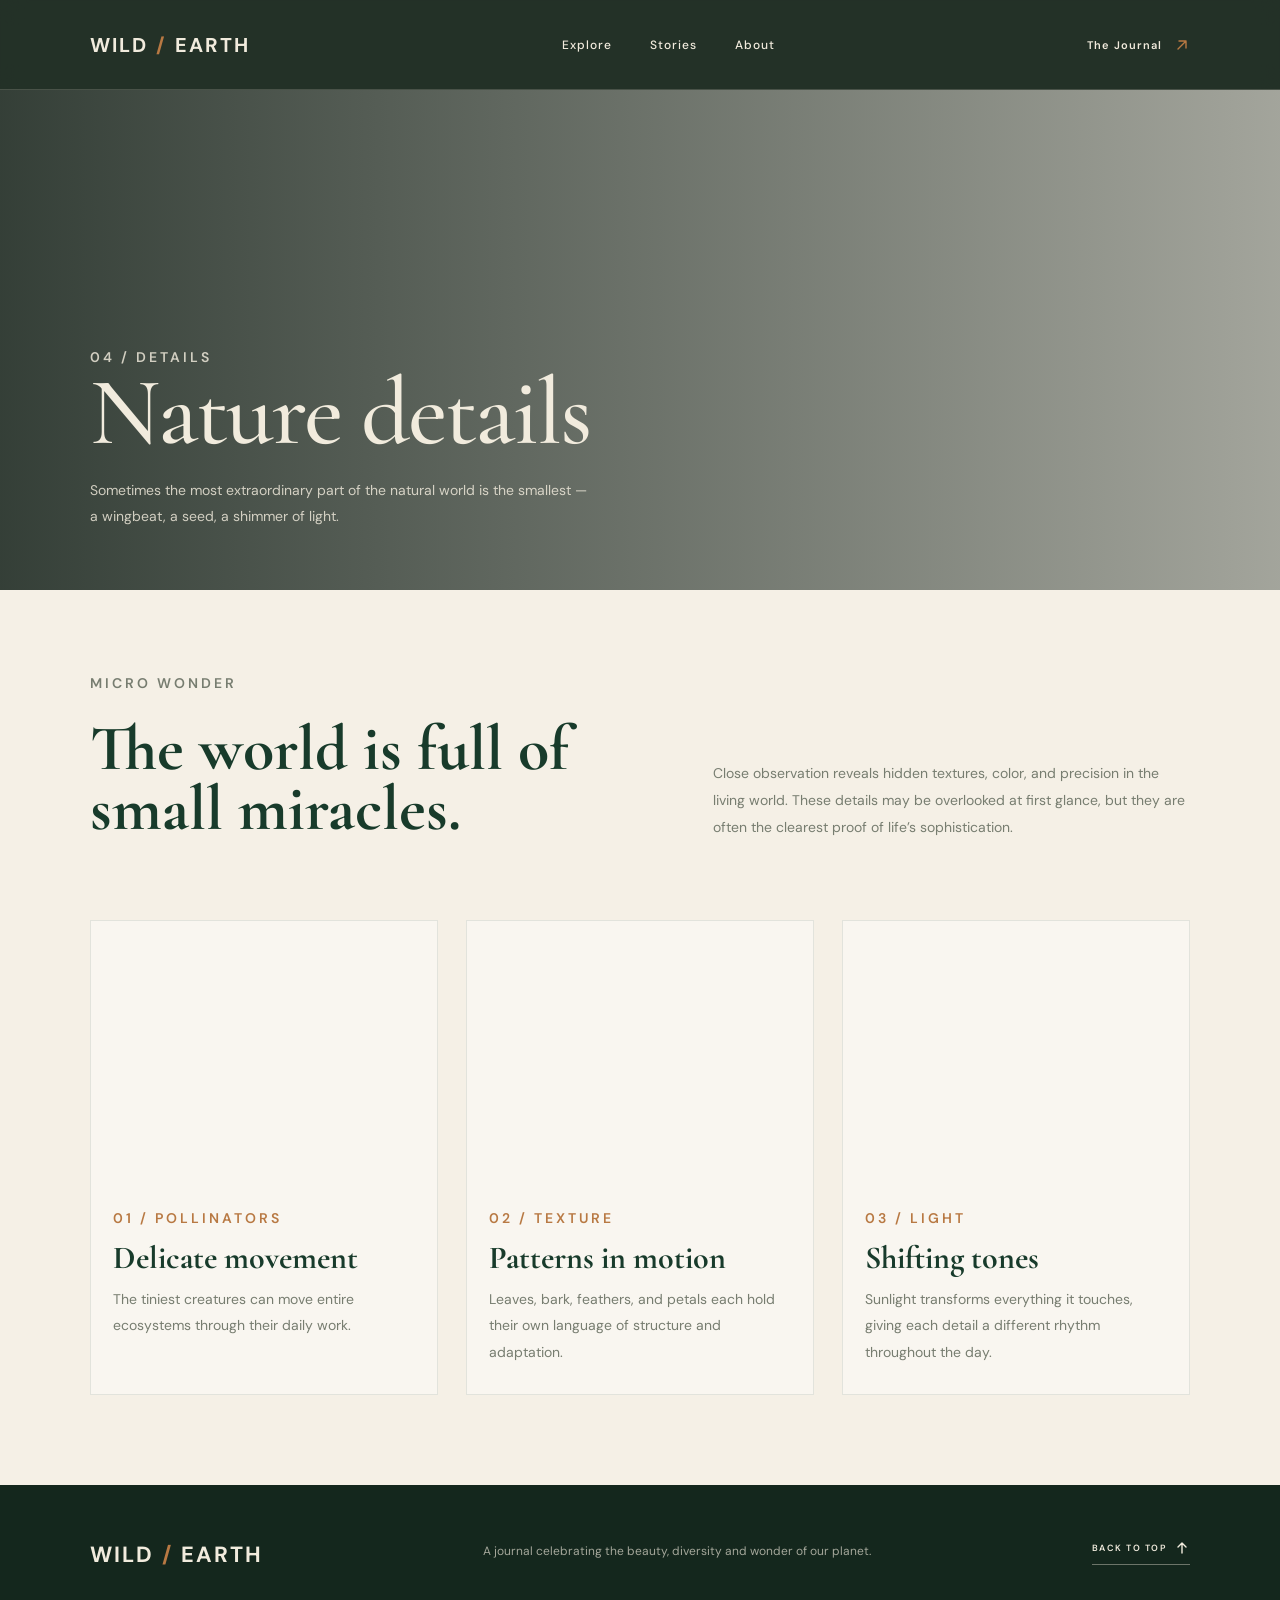
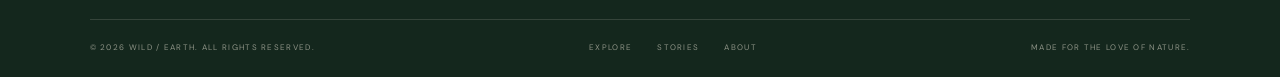
<file: details.html>
<!DOCTYPE html>
<html lang="en">
<head>
    <meta charset="UTF-8">
    <meta name="viewport" content="width=device-width, initial-scale=1.0">
    <link rel="icon" type="image/svg+xml" href="images/favicon/favicon.svg">
    <link rel="icon" type="image/x-icon" href="images/favicon/favicon.ico">
    <link rel="apple-touch-icon" href="images/favicon/apple-touch-icon.png">
    <title>Nature Details | WILD / EARTH</title>
    <link rel="preconnect" href="https://fonts.googleapis.com">
    <link rel="preconnect" href="https://fonts.gstatic.com" crossorigin>
    <link href="https://fonts.googleapis.com/css2?family=Cormorant+Garamond:wght@400;500;600;700&family=DM+Sans:wght@400;500;600;700&display=swap" rel="stylesheet">
    <link rel="stylesheet" href="style.css">
</head>
<body class="story-page" id="top">
    <header class="site-header page-header">
        <a href="index.html" class="brand" aria-label="Wild Earth homepage">WILD <span>/</span> EARTH</a>
        <nav class="main-nav" aria-label="Main navigation">
            <a href="index.html#discover" class="nav-link">Explore</a>
            <a href="stories.html" class="nav-link">Stories</a>
            <a href="index.html#about" class="nav-link">About</a>
        </nav>
        <a href="stories.html" class="header-link">The Journal <svg class="arrow-icon" viewBox="0 0 16 16" aria-hidden="true" focusable="false"><path d="M4 12 12 4M5 4h7v7" /></svg></a>
    </header>

    <main class="page-main">
        <section class="page-hero hero-details">
            <div class="page-hero-copy">
                <p class="eyebrow">04 / DETAILS</p>
                <h1>Nature details</h1>
                <p>Sometimes the most extraordinary part of the natural world is the smallest — a wingbeat, a seed, a shimmer of light.</p>
            </div>
        </section>

        <section class="page-intro">
            <div>
                <p class="eyebrow section-eyebrow">MICRO WONDER</p>
                <h2>The world is full of small miracles.</h2>
            </div>
            <p>Close observation reveals hidden textures, color, and precision in the living world. These details may be overlooked at first glance, but they are often the clearest proof of life’s sophistication.</p>
        </section>

        <section class="story-grid">
            <article class="story-card">
                <div class="story-card-image" style="background-image: url('https://images.unsplash.com/photo-1470509037663-253afd7f0f51?auto=format&fit=crop&w=900&q=80');"></div>
                <div class="story-card-copy">
                    <p class="eyebrow">01 / POLLINATORS</p>
                    <h3>Delicate movement</h3>
                    <p>The tiniest creatures can move entire ecosystems through their daily work.</p>
                </div>
            </article>

            <article class="story-card">
                <div class="story-card-image" style="background-image: url('https://images.unsplash.com/photo-1465146344425-f00d5f5c8f07?auto=format&fit=crop&w=900&q=80');"></div>
                <div class="story-card-copy">
                    <p class="eyebrow">02 / TEXTURE</p>
                    <h3>Patterns in motion</h3>
                    <p>Leaves, bark, feathers, and petals each hold their own language of structure and adaptation.</p>
                </div>
            </article>

            <article class="story-card">
                <div class="story-card-image" style="background-image: url('https://images.unsplash.com/photo-1501004318641-b39e6451bec6?auto=format&fit=crop&w=900&q=80');"></div>
                <div class="story-card-copy">
                    <p class="eyebrow">03 / LIGHT</p>
                    <h3>Shifting tones</h3>
                    <p>Sunlight transforms everything it touches, giving each detail a different rhythm throughout the day.</p>
                </div>
            </article>
        </section>
    </main>

    <footer class="site-footer">
        <div class="footer-top">
            <a href="index.html" class="brand footer-brand">WILD <span>/</span> EARTH</a>
            <p>A journal celebrating the beauty, diversity and wonder of our planet.</p>
            <a href="#top" class="back-to-top">BACK TO TOP <svg class="arrow-icon arrow-up-icon" viewBox="0 0 16 16" aria-hidden="true" focusable="false"><path d="M8 13V3m0 0L4 7m4-4 4 4" /></svg></a>
        </div>
        <div class="footer-bottom">
            <p>© 2026 WILD / EARTH. ALL RIGHTS RESERVED.</p>
            <div class="footer-links">
                <a href="index.html#discover">EXPLORE</a>
                <a href="stories.html">STORIES</a>
                <a href="index.html#about">ABOUT</a>
            </div>
            <p>MADE FOR THE LOVE OF NATURE.</p>
        </div>
    </footer>
</body>
</html>
</file>
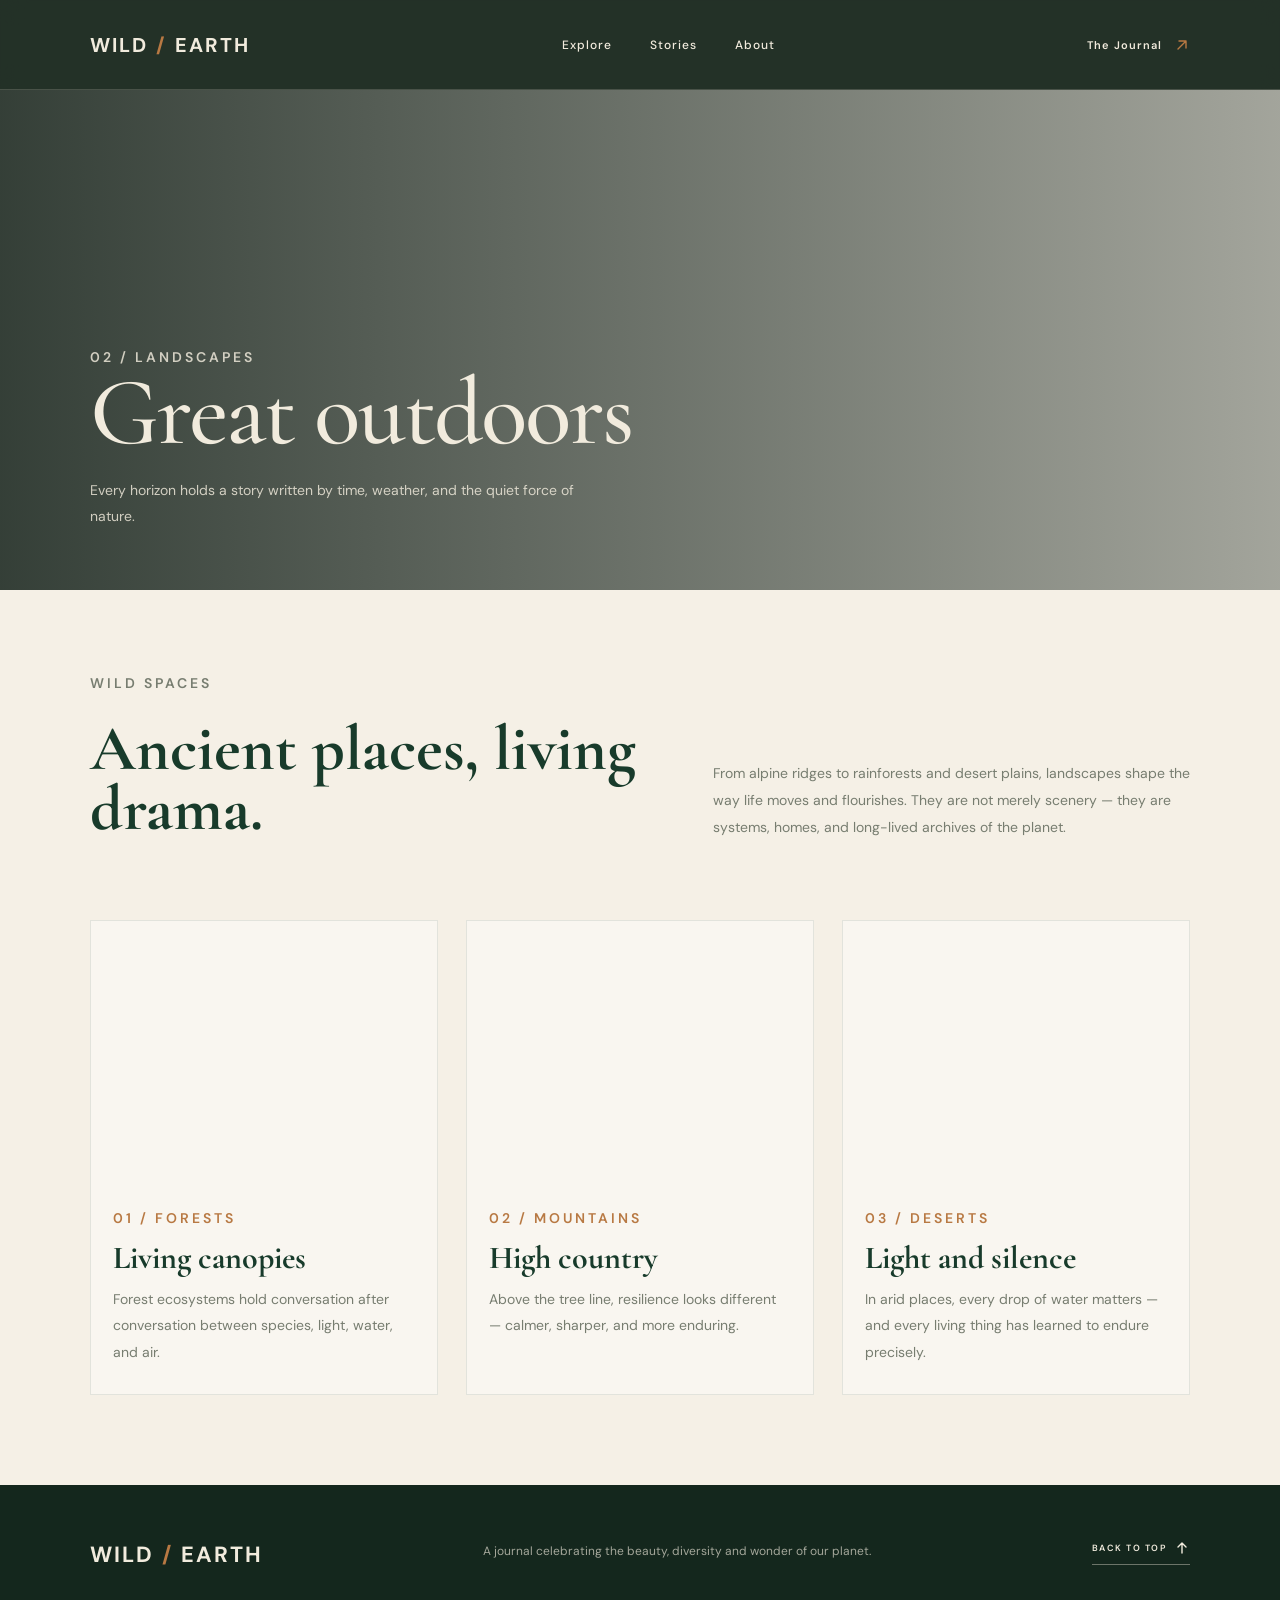
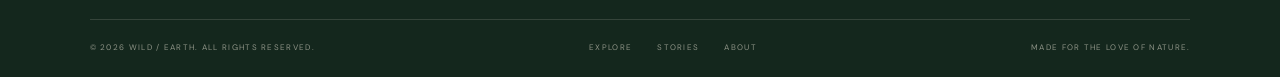
<file: landscapes.html>
<!DOCTYPE html>
<html lang="en">
<head>
    <meta charset="UTF-8">
    <meta name="viewport" content="width=device-width, initial-scale=1.0">
    <link rel="icon" type="image/svg+xml" href="images/favicon/favicon.svg">
    <link rel="icon" type="image/x-icon" href="images/favicon/favicon.ico">
    <link rel="apple-touch-icon" href="images/favicon/apple-touch-icon.png">
    <title>Landscapes | WILD / EARTH</title>
    <link rel="preconnect" href="https://fonts.googleapis.com">
    <link rel="preconnect" href="https://fonts.gstatic.com" crossorigin>
    <link href="https://fonts.googleapis.com/css2?family=Cormorant+Garamond:wght@400;500;600;700&family=DM+Sans:wght@400;500;600;700&display=swap" rel="stylesheet">
    <link rel="stylesheet" href="style.css">
</head>
<body class="story-page" id="top">
    <header class="site-header page-header">
        <a href="index.html" class="brand" aria-label="Wild Earth homepage">WILD <span>/</span> EARTH</a>
        <nav class="main-nav" aria-label="Main navigation">
            <a href="index.html#discover" class="nav-link">Explore</a>
            <a href="stories.html" class="nav-link">Stories</a>
            <a href="index.html#about" class="nav-link">About</a>
        </nav>
        <a href="stories.html" class="header-link">The Journal <svg class="arrow-icon" viewBox="0 0 16 16" aria-hidden="true" focusable="false"><path d="M4 12 12 4M5 4h7v7" /></svg></a>
    </header>

    <main class="page-main">
        <section class="page-hero hero-landscapes">
            <div class="page-hero-copy">
                <p class="eyebrow">02 / LANDSCAPES</p>
                <h1>Great outdoors</h1>
                <p>Every horizon holds a story written by time, weather, and the quiet force of nature.</p>
            </div>
        </section>

        <section class="page-intro">
            <div>
                <p class="eyebrow section-eyebrow">WILD SPACES</p>
                <h2>Ancient places, living drama.</h2>
            </div>
            <p>From alpine ridges to rainforests and desert plains, landscapes shape the way life moves and flourishes. They are not merely scenery — they are systems, homes, and long-lived archives of the planet.</p>
        </section>

        <section class="story-grid">
            <article class="story-card">
                <div class="story-card-image" style="background-image: url('https://images.unsplash.com/photo-1501785888041-af3ef285b470?auto=format&fit=crop&w=900&q=80');"></div>
                <div class="story-card-copy">
                    <p class="eyebrow">01 / FORESTS</p>
                    <h3>Living canopies</h3>
                    <p>Forest ecosystems hold conversation after conversation between species, light, water, and air.</p>
                </div>
            </article>

            <article class="story-card">
                <div class="story-card-image" style="background-image: url('https://images.unsplash.com/photo-1500530855697-b586d89ba3ee?auto=format&fit=crop&w=900&q=80');"></div>
                <div class="story-card-copy">
                    <p class="eyebrow">02 / MOUNTAINS</p>
                    <h3>High country</h3>
                    <p>Above the tree line, resilience looks different — calmer, sharper, and more enduring.</p>
                </div>
            </article>

            <article class="story-card">
                <div class="story-card-image" style="background-image: url('https://images.unsplash.com/photo-1506744038136-46273834b3fb?auto=format&fit=crop&w=900&q=80');"></div>
                <div class="story-card-copy">
                    <p class="eyebrow">03 / DESERTS</p>
                    <h3>Light and silence</h3>
                    <p>In arid places, every drop of water matters — and every living thing has learned to endure precisely.</p>
                </div>
            </article>
        </section>
    </main>

    <footer class="site-footer">
        <div class="footer-top">
            <a href="index.html" class="brand footer-brand">WILD <span>/</span> EARTH</a>
            <p>A journal celebrating the beauty, diversity and wonder of our planet.</p>
            <a href="#top" class="back-to-top">BACK TO TOP <svg class="arrow-icon arrow-up-icon" viewBox="0 0 16 16" aria-hidden="true" focusable="false"><path d="M8 13V3m0 0L4 7m4-4 4 4" /></svg></a>
        </div>
        <div class="footer-bottom">
            <p>© 2026 WILD / EARTH. ALL RIGHTS RESERVED.</p>
            <div class="footer-links">
                <a href="index.html#discover">EXPLORE</a>
                <a href="stories.html">STORIES</a>
                <a href="index.html#about">ABOUT</a>
            </div>
            <p>MADE FOR THE LOVE OF NATURE.</p>
        </div>
    </footer>
</body>
</html>
</file>
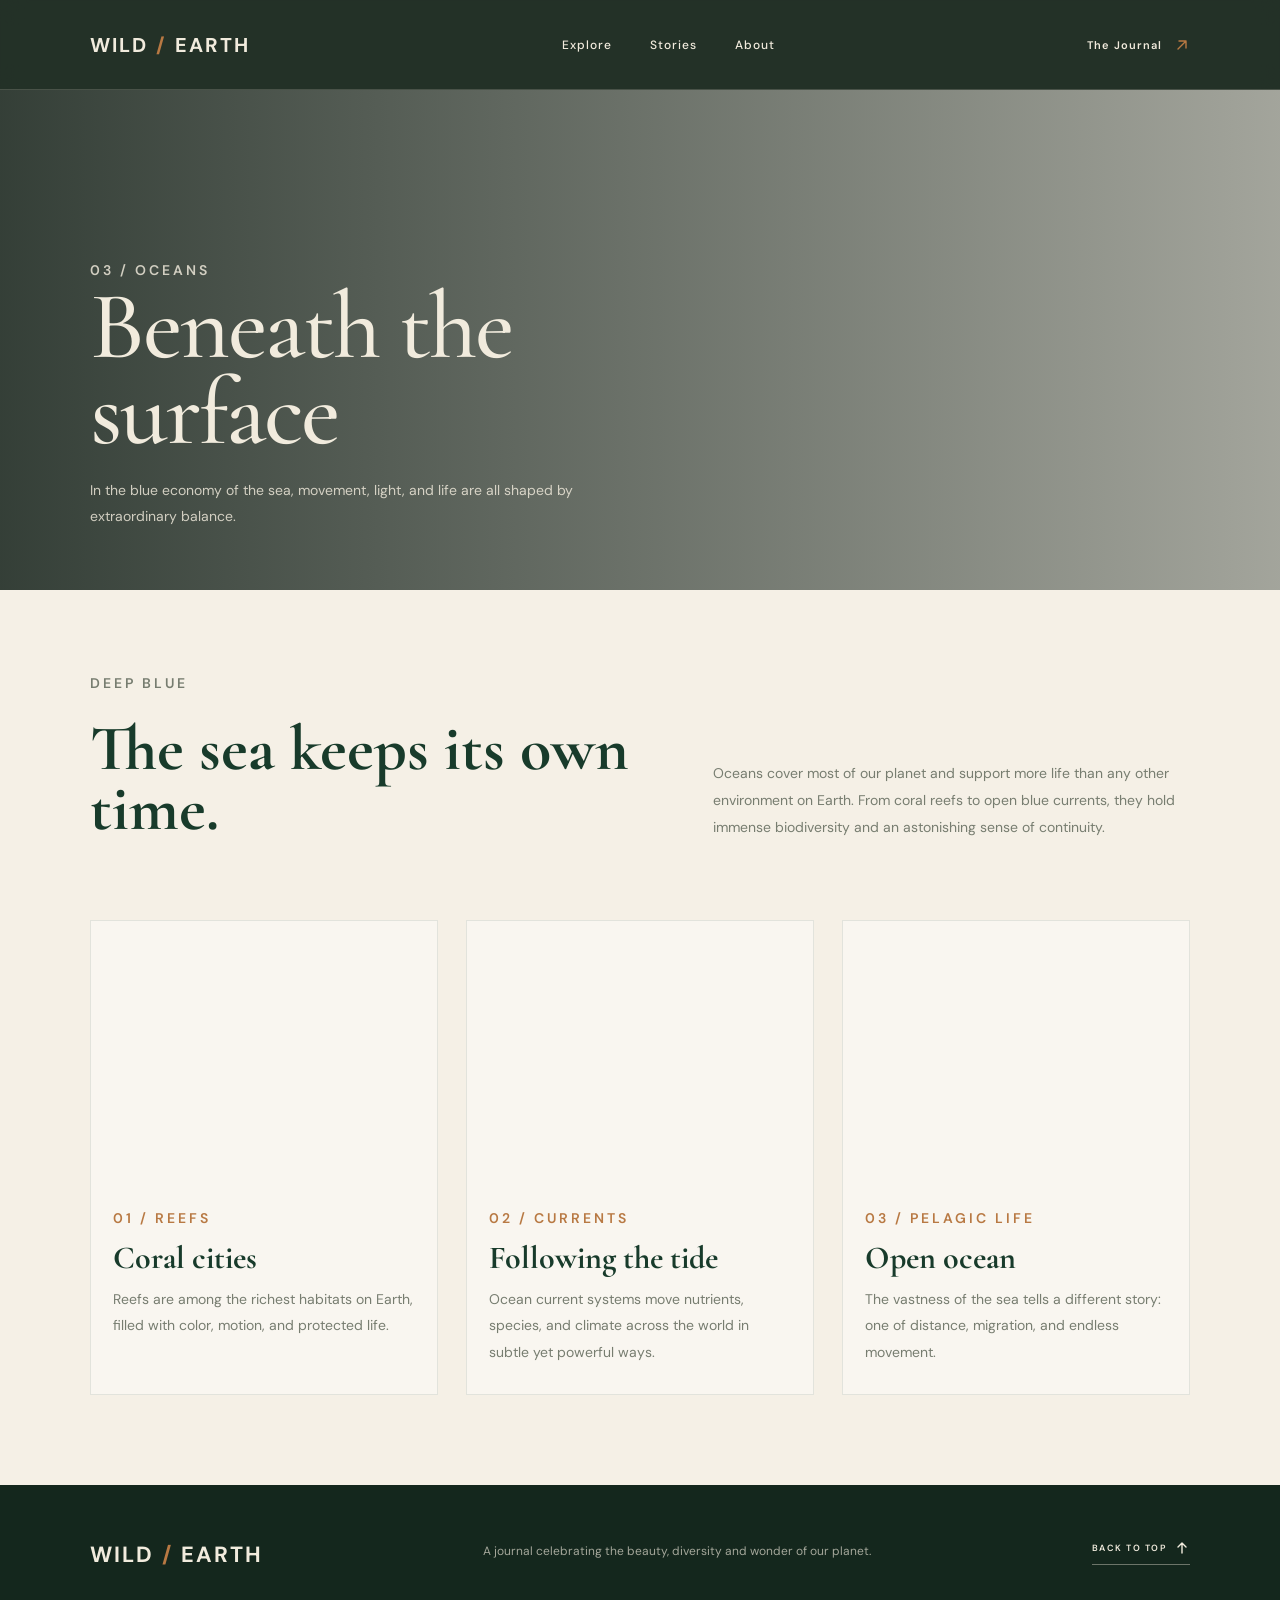
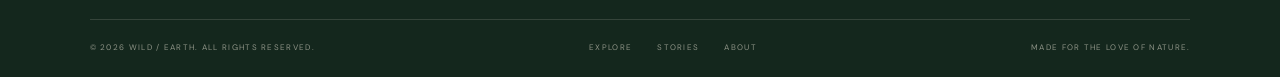
<file: oceans.html>
<!DOCTYPE html>
<html lang="en">
<head>
    <meta charset="UTF-8">
    <meta name="viewport" content="width=device-width, initial-scale=1.0">
    <link rel="icon" type="image/svg+xml" href="images/favicon/favicon.svg">
    <link rel="icon" type="image/x-icon" href="images/favicon/favicon.ico">
    <link rel="apple-touch-icon" href="images/favicon/apple-touch-icon.png">
    <title>Oceans | WILD / EARTH</title>
    <link rel="preconnect" href="https://fonts.googleapis.com">
    <link rel="preconnect" href="https://fonts.gstatic.com" crossorigin>
    <link href="https://fonts.googleapis.com/css2?family=Cormorant+Garamond:wght@400;500;600;700&family=DM+Sans:wght@400;500;600;700&display=swap" rel="stylesheet">
    <link rel="stylesheet" href="style.css">
</head>
<body class="story-page" id="top">
    <header class="site-header page-header">
        <a href="index.html" class="brand" aria-label="Wild Earth homepage">WILD <span>/</span> EARTH</a>
        <nav class="main-nav" aria-label="Main navigation">
            <a href="index.html#discover" class="nav-link">Explore</a>
            <a href="stories.html" class="nav-link">Stories</a>
            <a href="index.html#about" class="nav-link">About</a>
        </nav>
        <a href="stories.html" class="header-link">The Journal <svg class="arrow-icon" viewBox="0 0 16 16" aria-hidden="true" focusable="false"><path d="M4 12 12 4M5 4h7v7" /></svg></a>
    </header>

    <main class="page-main">
        <section class="page-hero hero-oceans">
            <div class="page-hero-copy">
                <p class="eyebrow">03 / OCEANS</p>
                <h1>Beneath the surface</h1>
                <p>In the blue economy of the sea, movement, light, and life are all shaped by extraordinary balance.</p>
            </div>
        </section>

        <section class="page-intro">
            <div>
                <p class="eyebrow section-eyebrow">DEEP BLUE</p>
                <h2>The sea keeps its own time.</h2>
            </div>
            <p>Oceans cover most of our planet and support more life than any other environment on Earth. From coral reefs to open blue currents, they hold immense biodiversity and an astonishing sense of continuity.</p>
        </section>

        <section class="story-grid">
            <article class="story-card">
                <div class="story-card-image" style="background-image: url('https://images.unsplash.com/photo-1544551763-46a013bb70b5?auto=format&fit=crop&w=900&q=80');"></div>
                <div class="story-card-copy">
                    <p class="eyebrow">01 / REEFS</p>
                    <h3>Coral cities</h3>
                    <p>Reefs are among the richest habitats on Earth, filled with color, motion, and protected life.</p>
                </div>
            </article>

            <article class="story-card">
                <div class="story-card-image" style="background-image: url('https://images.unsplash.com/photo-1519046904884-53103b34b206?auto=format&fit=crop&w=900&q=80');"></div>
                <div class="story-card-copy">
                    <p class="eyebrow">02 / CURRENTS</p>
                    <h3>Following the tide</h3>
                    <p>Ocean current systems move nutrients, species, and climate across the world in subtle yet powerful ways.</p>
                </div>
            </article>

            <article class="story-card">
                <div class="story-card-image" style="background-image: url('https://images.unsplash.com/photo-1520637836862-4d197d17c90a?auto=format&fit=crop&w=900&q=80');"></div>
                <div class="story-card-copy">
                    <p class="eyebrow">03 / PELAGIC LIFE</p>
                    <h3>Open ocean</h3>
                    <p>The vastness of the sea tells a different story: one of distance, migration, and endless movement.</p>
                </div>
            </article>
        </section>
    </main>

    <footer class="site-footer">
        <div class="footer-top">
            <a href="index.html" class="brand footer-brand">WILD <span>/</span> EARTH</a>
            <p>A journal celebrating the beauty, diversity and wonder of our planet.</p>
            <a href="#top" class="back-to-top">BACK TO TOP <svg class="arrow-icon arrow-up-icon" viewBox="0 0 16 16" aria-hidden="true" focusable="false"><path d="M8 13V3m0 0L4 7m4-4 4 4" /></svg></a>
        </div>
        <div class="footer-bottom">
            <p>© 2026 WILD / EARTH. ALL RIGHTS RESERVED.</p>
            <div class="footer-links">
                <a href="index.html#discover">EXPLORE</a>
                <a href="stories.html">STORIES</a>
                <a href="index.html#about">ABOUT</a>
            </div>
            <p>MADE FOR THE LOVE OF NATURE.</p>
        </div>
    </footer>
</body>
</html>
</file>
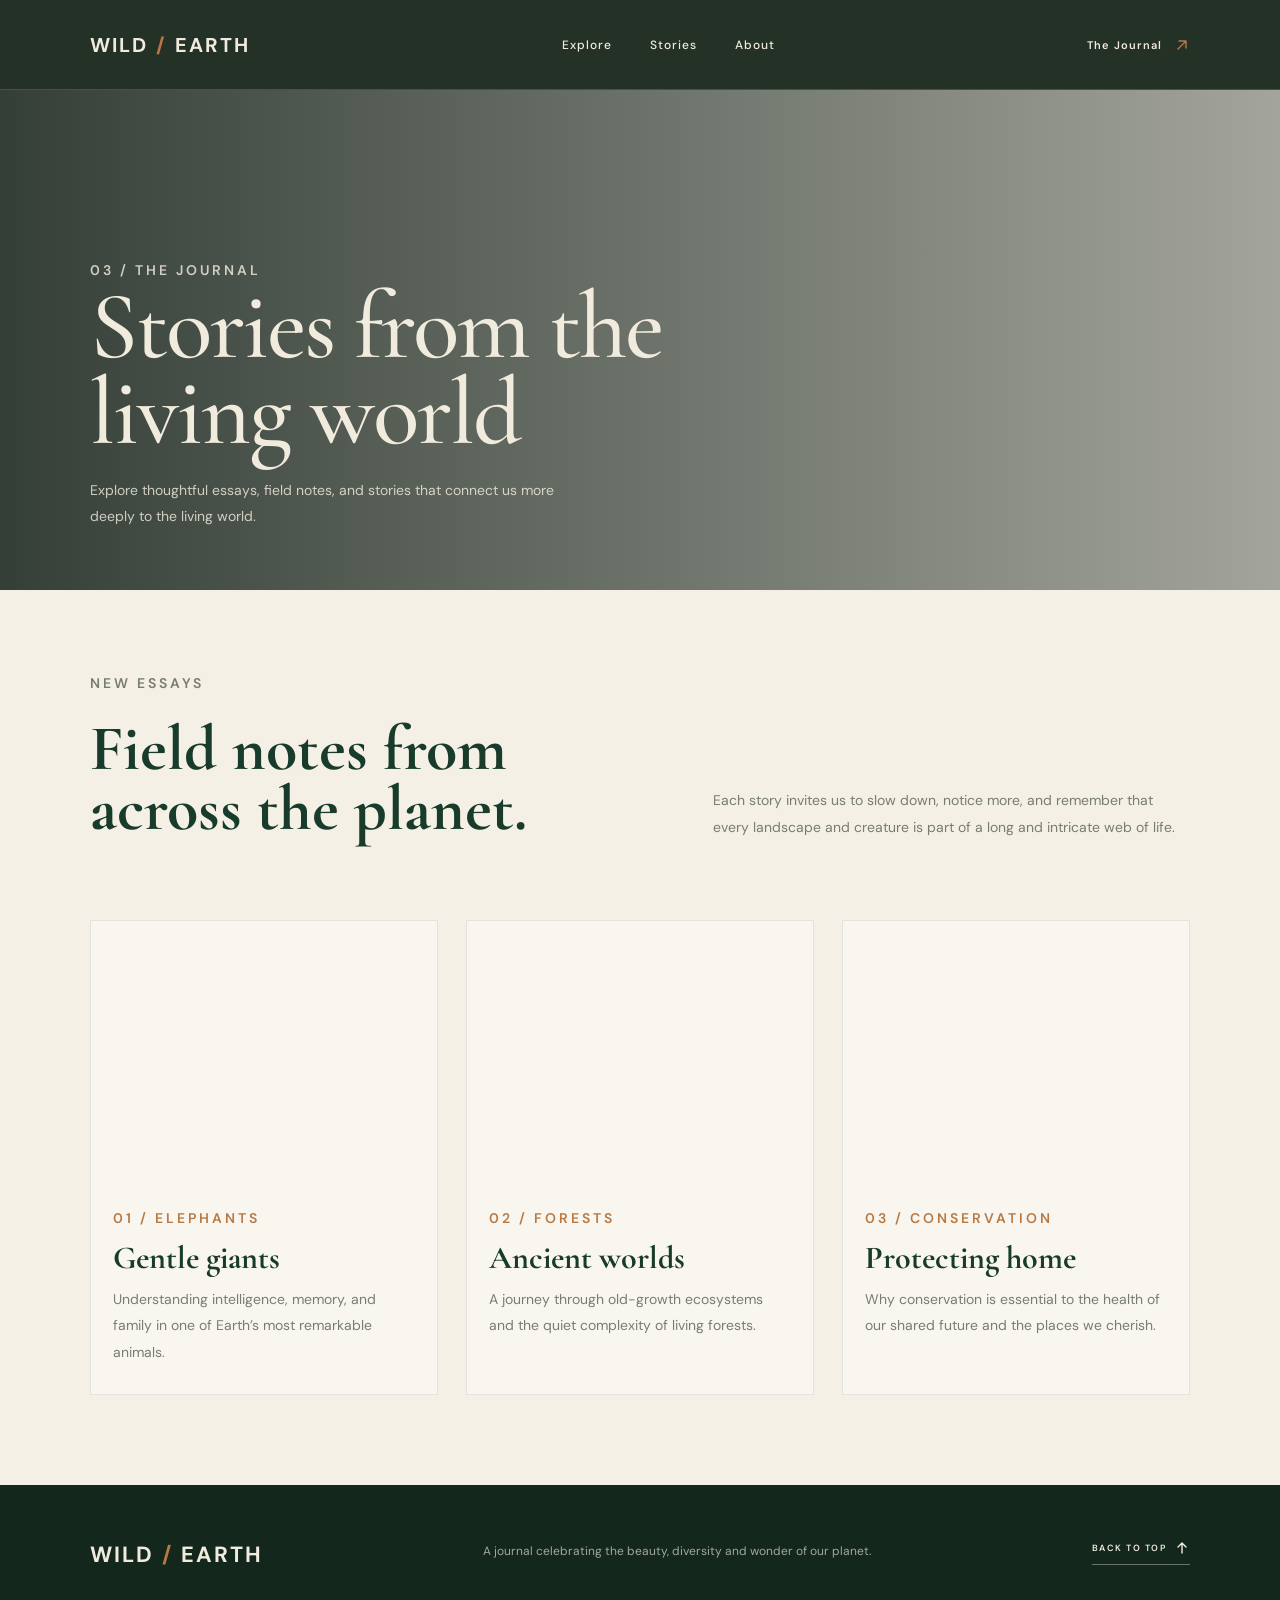
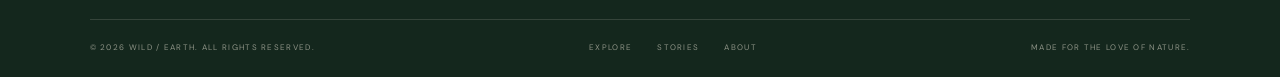
<file: stories.html>
<!DOCTYPE html>
<html lang="en">
<head>
    <meta charset="UTF-8">
    <meta name="viewport" content="width=device-width, initial-scale=1.0">
    <link rel="icon" type="image/svg+xml" href="images/favicon/favicon.svg">
    <link rel="icon" type="image/x-icon" href="images/favicon/favicon.ico">
    <link rel="apple-touch-icon" href="images/favicon/apple-touch-icon.png">
    <title>Stories | WILD / EARTH</title>
    <link rel="preconnect" href="https://fonts.googleapis.com">
    <link rel="preconnect" href="https://fonts.gstatic.com" crossorigin>
    <link href="https://fonts.googleapis.com/css2?family=Cormorant+Garamond:wght@400;500;600;700&family=DM+Sans:wght@400;500;600;700&display=swap" rel="stylesheet">
    <link rel="stylesheet" href="style.css">
</head>
<body class="story-page" id="top">
    <header class="site-header page-header">
        <a href="index.html" class="brand" aria-label="Wild Earth homepage">WILD <span>/</span> EARTH</a>
        <nav class="main-nav" aria-label="Main navigation">
            <a href="index.html#discover" class="nav-link">Explore</a>
            <a href="stories.html" class="nav-link">Stories</a>
            <a href="index.html#about" class="nav-link">About</a>
        </nav>
        <a href="index.html#journal" class="header-link">The Journal <svg class="arrow-icon" viewBox="0 0 16 16" aria-hidden="true" focusable="false"><path d="M4 12 12 4M5 4h7v7" /></svg></a>
    </header>

    <main class="page-main">
        <section class="page-hero hero-stories">
            <div class="page-hero-copy">
                <p class="eyebrow">03 / THE JOURNAL</p>
                <h1>Stories from the living world</h1>
                <p>Explore thoughtful essays, field notes, and stories that connect us more deeply to the living world.</p>
            </div>
        </section>

        <section class="page-intro">
            <div>
                <p class="eyebrow section-eyebrow">NEW ESSAYS</p>
                <h2>Field notes from across the planet.</h2>
            </div>
            <p>Each story invites us to slow down, notice more, and remember that every landscape and creature is part of a long and intricate web of life.</p>
        </section>

        <section class="story-grid">
            <article class="story-card">
                <div class="story-card-image" style="background-image: url('https://images.unsplash.com/photo-1557050543-4d5f4e07ef46?auto=format&fit=crop&w=900&q=80');"></div>
                <div class="story-card-copy">
                    <p class="eyebrow">01 / ELEPHANTS</p>
                    <h3><a href="story-one.html">Gentle giants</a></h3>
                    <p>Understanding intelligence, memory, and family in one of Earth’s most remarkable animals.</p>
                </div>
            </article>

            <article class="story-card">
                <div class="story-card-image" style="background-image: url('https://images.unsplash.com/photo-1441974231531-c6227db76b6e?auto=format&fit=crop&w=900&q=80');"></div>
                <div class="story-card-copy">
                    <p class="eyebrow">02 / FORESTS</p>
                    <h3><a href="story-two.html">Ancient worlds</a></h3>
                    <p>A journey through old-growth ecosystems and the quiet complexity of living forests.</p>
                </div>
            </article>

            <article class="story-card">
                <div class="story-card-image" style="background-image: url('https://images.unsplash.com/photo-1473448912268-2022ce9509d8?auto=format&fit=crop&w=900&q=80');"></div>
                <div class="story-card-copy">
                    <p class="eyebrow">03 / CONSERVATION</p>
                    <h3><a href="story-three.html">Protecting home</a></h3>
                    <p>Why conservation is essential to the health of our shared future and the places we cherish.</p>
                </div>
            </article>
        </section>
    </main>

    <footer class="site-footer">
        <div class="footer-top">
            <a href="index.html" class="brand footer-brand">WILD <span>/</span> EARTH</a>
            <p>A journal celebrating the beauty, diversity and wonder of our planet.</p>
            <a href="#top" class="back-to-top">BACK TO TOP <svg class="arrow-icon arrow-up-icon" viewBox="0 0 16 16" aria-hidden="true" focusable="false"><path d="M8 13V3m0 0L4 7m4-4 4 4" /></svg></a>
        </div>
        <div class="footer-bottom">
            <p>© 2026 WILD / EARTH. ALL RIGHTS RESERVED.</p>
            <div class="footer-links">
                <a href="index.html#discover">EXPLORE</a>
                <a href="stories.html">STORIES</a>
                <a href="index.html#about">ABOUT</a>
            </div>
            <p>MADE FOR THE LOVE OF NATURE.</p>
        </div>
    </footer>
</body>
</html>
</file>
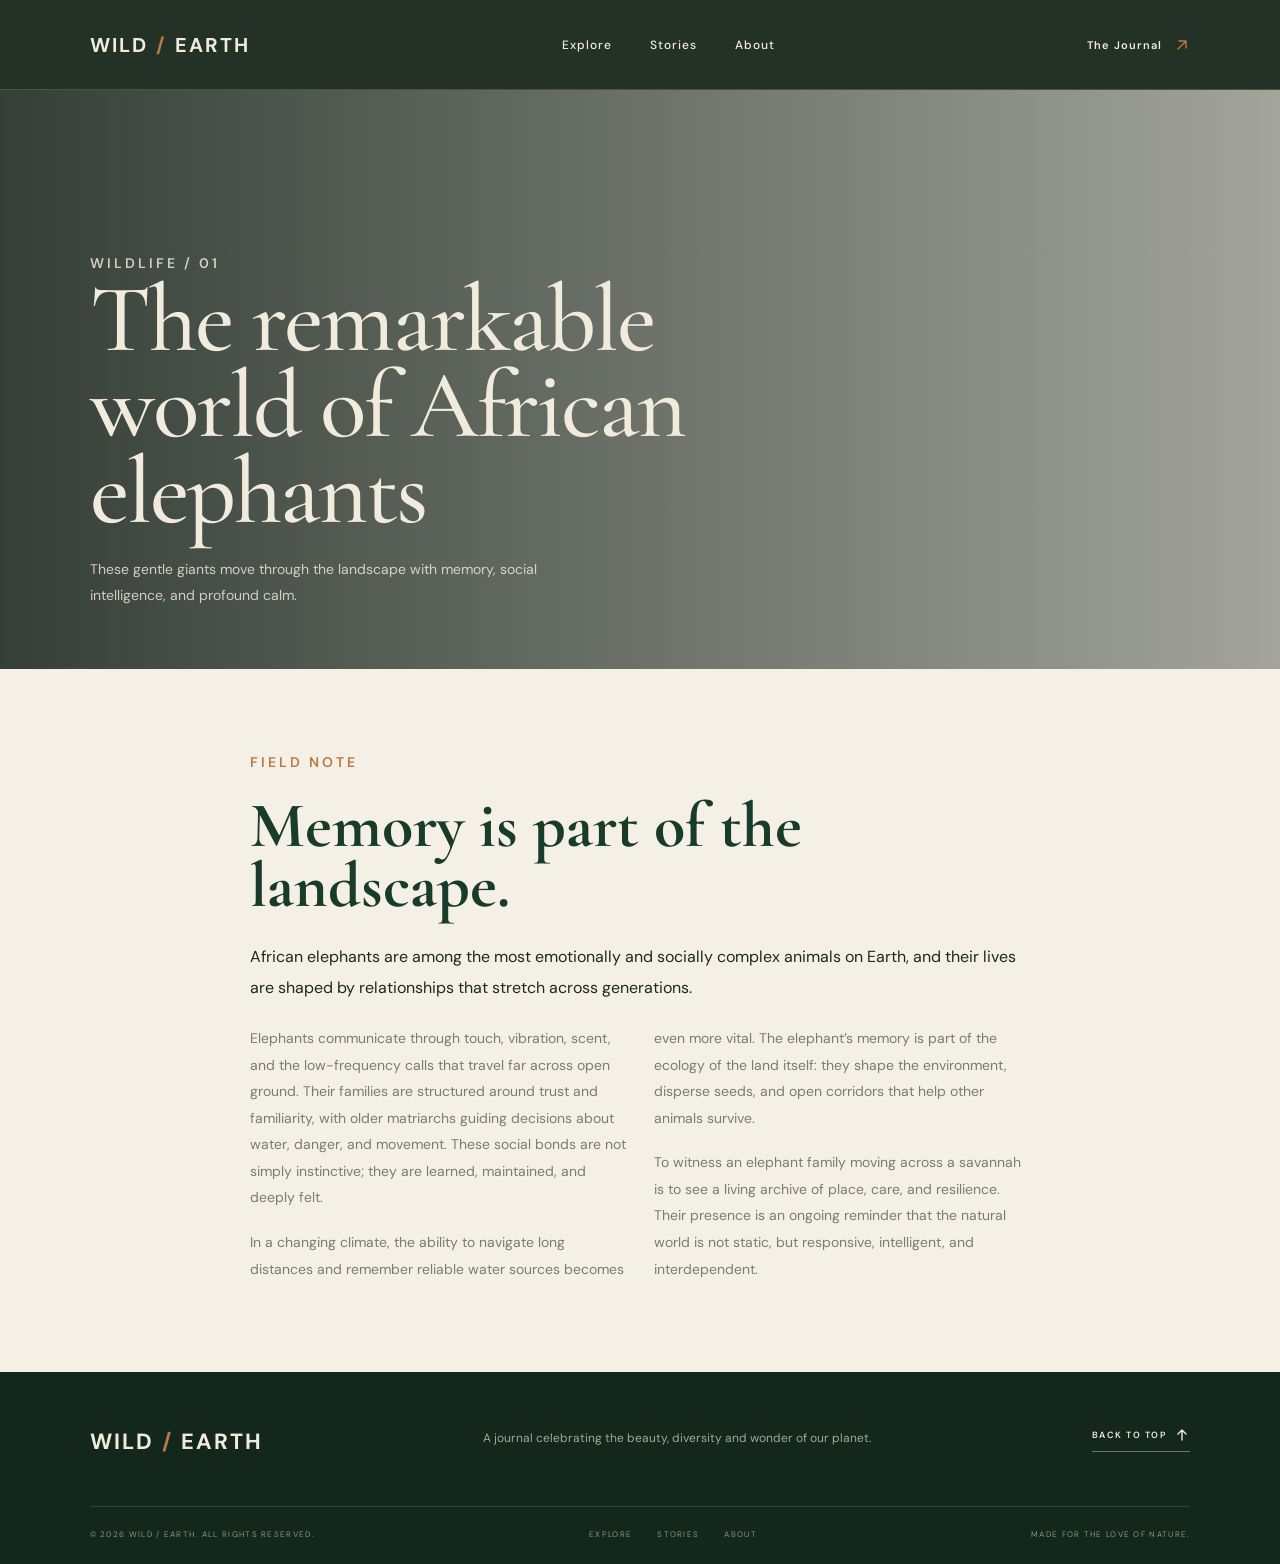
<file: story-one.html>
<!DOCTYPE html>
<html lang="en">
<head>
    <meta charset="UTF-8">
    <meta name="viewport" content="width=device-width, initial-scale=1.0">
    <link rel="icon" type="image/svg+xml" href="images/favicon/favicon.svg">
    <link rel="icon" type="image/x-icon" href="images/favicon/favicon.ico">
    <link rel="apple-touch-icon" href="images/favicon/apple-touch-icon.png">
    <title>The remarkable world of African elephants | WILD / EARTH</title>
    <link rel="preconnect" href="https://fonts.googleapis.com">
    <link rel="preconnect" href="https://fonts.gstatic.com" crossorigin>
    <link href="https://fonts.googleapis.com/css2?family=Cormorant+Garamond:wght@400;500;600;700&family=DM+Sans:wght@400;500;600;700&display=swap" rel="stylesheet">
    <link rel="stylesheet" href="style.css">
</head>
<body class="story-page" id="top">
    <header class="site-header page-header">
        <a href="index.html" class="brand" aria-label="Wild Earth homepage">WILD <span>/</span> EARTH</a>
        <nav class="main-nav" aria-label="Main navigation">
            <a href="index.html#discover" class="nav-link">Explore</a>
            <a href="stories.html" class="nav-link">Stories</a>
            <a href="index.html#about" class="nav-link">About</a>
        </nav>
        <a href="stories.html" class="header-link">The Journal <svg class="arrow-icon" viewBox="0 0 16 16" aria-hidden="true" focusable="false"><path d="M4 12 12 4M5 4h7v7" /></svg></a>
    </header>

    <main class="page-main">
        <section class="page-hero hero-wildlife">
            <div class="page-hero-copy">
                <p class="eyebrow">WILDLIFE / 01</p>
                <h1>The remarkable world of African elephants</h1>
                <p>These gentle giants move through the landscape with memory, social intelligence, and profound calm.</p>
            </div>
        </section>

        <section class="story-detail">
            <div class="story-detail-inner">
                <p class="eyebrow">FIELD NOTE</p>
                <h2>Memory is part of the landscape.</h2>
                <p class="lead">African elephants are among the most emotionally and socially complex animals on Earth, and their lives are shaped by relationships that stretch across generations.</p>
                <div class="content-columns">
                    <p>Elephants communicate through touch, vibration, scent, and the low-frequency calls that travel far across open ground. Their families are structured around trust and familiarity, with older matriarchs guiding decisions about water, danger, and movement. These social bonds are not simply instinctive; they are learned, maintained, and deeply felt.</p>
                    <p>In a changing climate, the ability to navigate long distances and remember reliable water sources becomes even more vital. The elephant’s memory is part of the ecology of the land itself: they shape the environment, disperse seeds, and open corridors that help other animals survive.</p>
                    <p>To witness an elephant family moving across a savannah is to see a living archive of place, care, and resilience. Their presence is an ongoing reminder that the natural world is not static, but responsive, intelligent, and interdependent.</p>
                </div>
            </div>
        </section>
    </main>

    <footer class="site-footer">
        <div class="footer-top">
            <a href="index.html" class="brand footer-brand">WILD <span>/</span> EARTH</a>
            <p>A journal celebrating the beauty, diversity and wonder of our planet.</p>
            <a href="#top" class="back-to-top">BACK TO TOP <svg class="arrow-icon arrow-up-icon" viewBox="0 0 16 16" aria-hidden="true" focusable="false"><path d="M8 13V3m0 0L4 7m4-4 4 4" /></svg></a>
        </div>
        <div class="footer-bottom">
            <p>© 2026 WILD / EARTH. ALL RIGHTS RESERVED.</p>
            <div class="footer-links">
                <a href="index.html#discover">EXPLORE</a>
                <a href="stories.html">STORIES</a>
                <a href="index.html#about">ABOUT</a>
            </div>
            <p>MADE FOR THE LOVE OF NATURE.</p>
        </div>
    </footer>
</body>
</html>
</file>
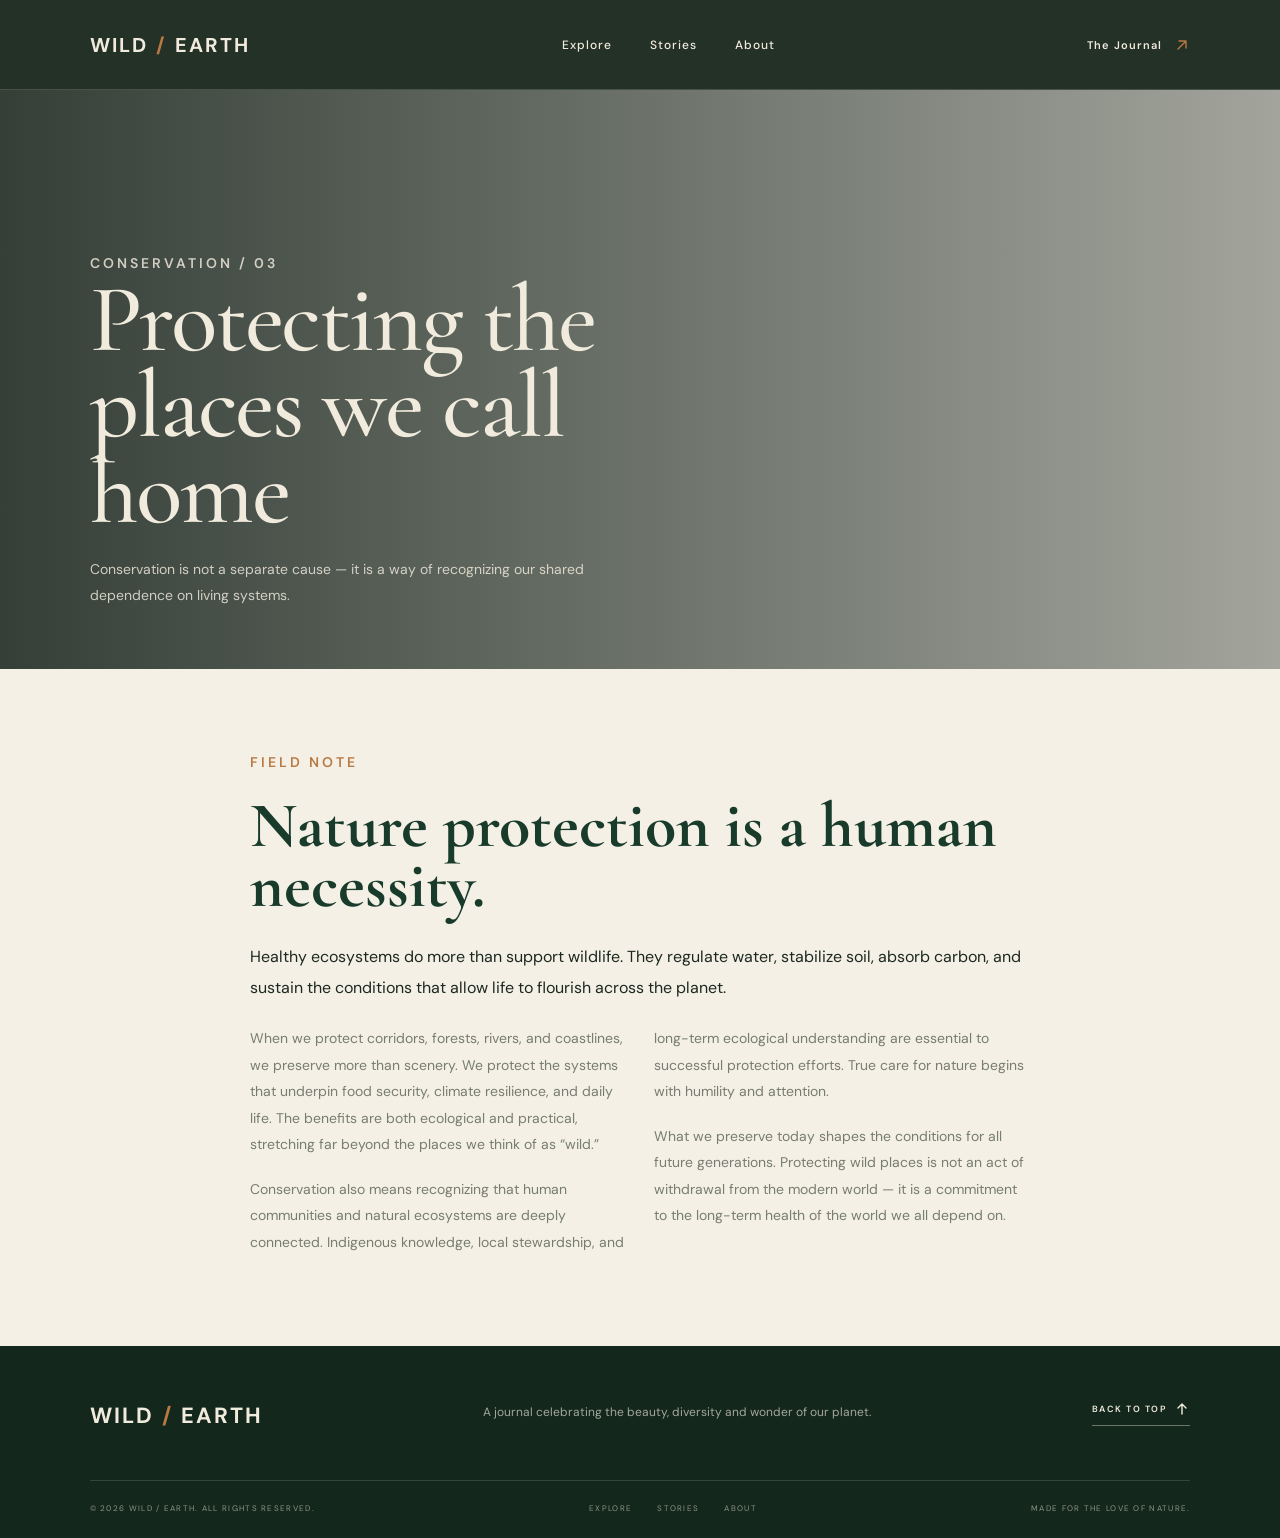
<file: story-three.html>
<!DOCTYPE html>
<html lang="en">
<head>
    <meta charset="UTF-8">
    <meta name="viewport" content="width=device-width, initial-scale=1.0">
    <link rel="icon" type="image/svg+xml" href="images/favicon/favicon.svg">
    <link rel="icon" type="image/x-icon" href="images/favicon/favicon.ico">
    <link rel="apple-touch-icon" href="images/favicon/apple-touch-icon.png">
    <title>Protecting the places we call home | WILD / EARTH</title>
    <link rel="preconnect" href="https://fonts.googleapis.com">
    <link rel="preconnect" href="https://fonts.gstatic.com" crossorigin>
    <link href="https://fonts.googleapis.com/css2?family=Cormorant+Garamond:wght@400;500;600;700&family=DM+Sans:wght@400;500;600;700&display=swap" rel="stylesheet">
    <link rel="stylesheet" href="style.css">
</head>
<body class="story-page" id="top">
    <header class="site-header page-header">
        <a href="index.html" class="brand" aria-label="Wild Earth homepage">WILD <span>/</span> EARTH</a>
        <nav class="main-nav" aria-label="Main navigation">
            <a href="index.html#discover" class="nav-link">Explore</a>
            <a href="stories.html" class="nav-link">Stories</a>
            <a href="index.html#about" class="nav-link">About</a>
        </nav>
        <a href="stories.html" class="header-link">The Journal <svg class="arrow-icon" viewBox="0 0 16 16" aria-hidden="true" focusable="false"><path d="M4 12 12 4M5 4h7v7" /></svg></a>
    </header>

    <main class="page-main">
        <section class="page-hero hero-stories">
            <div class="page-hero-copy">
                <p class="eyebrow">CONSERVATION / 03</p>
                <h1>Protecting the places we call home</h1>
                <p>Conservation is not a separate cause — it is a way of recognizing our shared dependence on living systems.</p>
            </div>
        </section>

        <section class="story-detail">
            <div class="story-detail-inner">
                <p class="eyebrow">FIELD NOTE</p>
                <h2>Nature protection is a human necessity.</h2>
                <p class="lead">Healthy ecosystems do more than support wildlife. They regulate water, stabilize soil, absorb carbon, and sustain the conditions that allow life to flourish across the planet.</p>
                <div class="content-columns">
                    <p>When we protect corridors, forests, rivers, and coastlines, we preserve more than scenery. We protect the systems that underpin food security, climate resilience, and daily life. The benefits are both ecological and practical, stretching far beyond the places we think of as “wild.”</p>
                    <p>Conservation also means recognizing that human communities and natural ecosystems are deeply connected. Indigenous knowledge, local stewardship, and long-term ecological understanding are essential to successful protection efforts. True care for nature begins with humility and attention.</p>
                    <p>What we preserve today shapes the conditions for all future generations. Protecting wild places is not an act of withdrawal from the modern world — it is a commitment to the long-term health of the world we all depend on.</p>
                </div>
            </div>
        </section>
    </main>

    <footer class="site-footer">
        <div class="footer-top">
            <a href="index.html" class="brand footer-brand">WILD <span>/</span> EARTH</a>
            <p>A journal celebrating the beauty, diversity and wonder of our planet.</p>
            <a href="#top" class="back-to-top">BACK TO TOP <svg class="arrow-icon arrow-up-icon" viewBox="0 0 16 16" aria-hidden="true" focusable="false"><path d="M8 13V3m0 0L4 7m4-4 4 4" /></svg></a>
        </div>
        <div class="footer-bottom">
            <p>© 2026 WILD / EARTH. ALL RIGHTS RESERVED.</p>
            <div class="footer-links">
                <a href="index.html#discover">EXPLORE</a>
                <a href="stories.html">STORIES</a>
                <a href="index.html#about">ABOUT</a>
            </div>
            <p>MADE FOR THE LOVE OF NATURE.</p>
        </div>
    </footer>
</body>
</html>
</file>
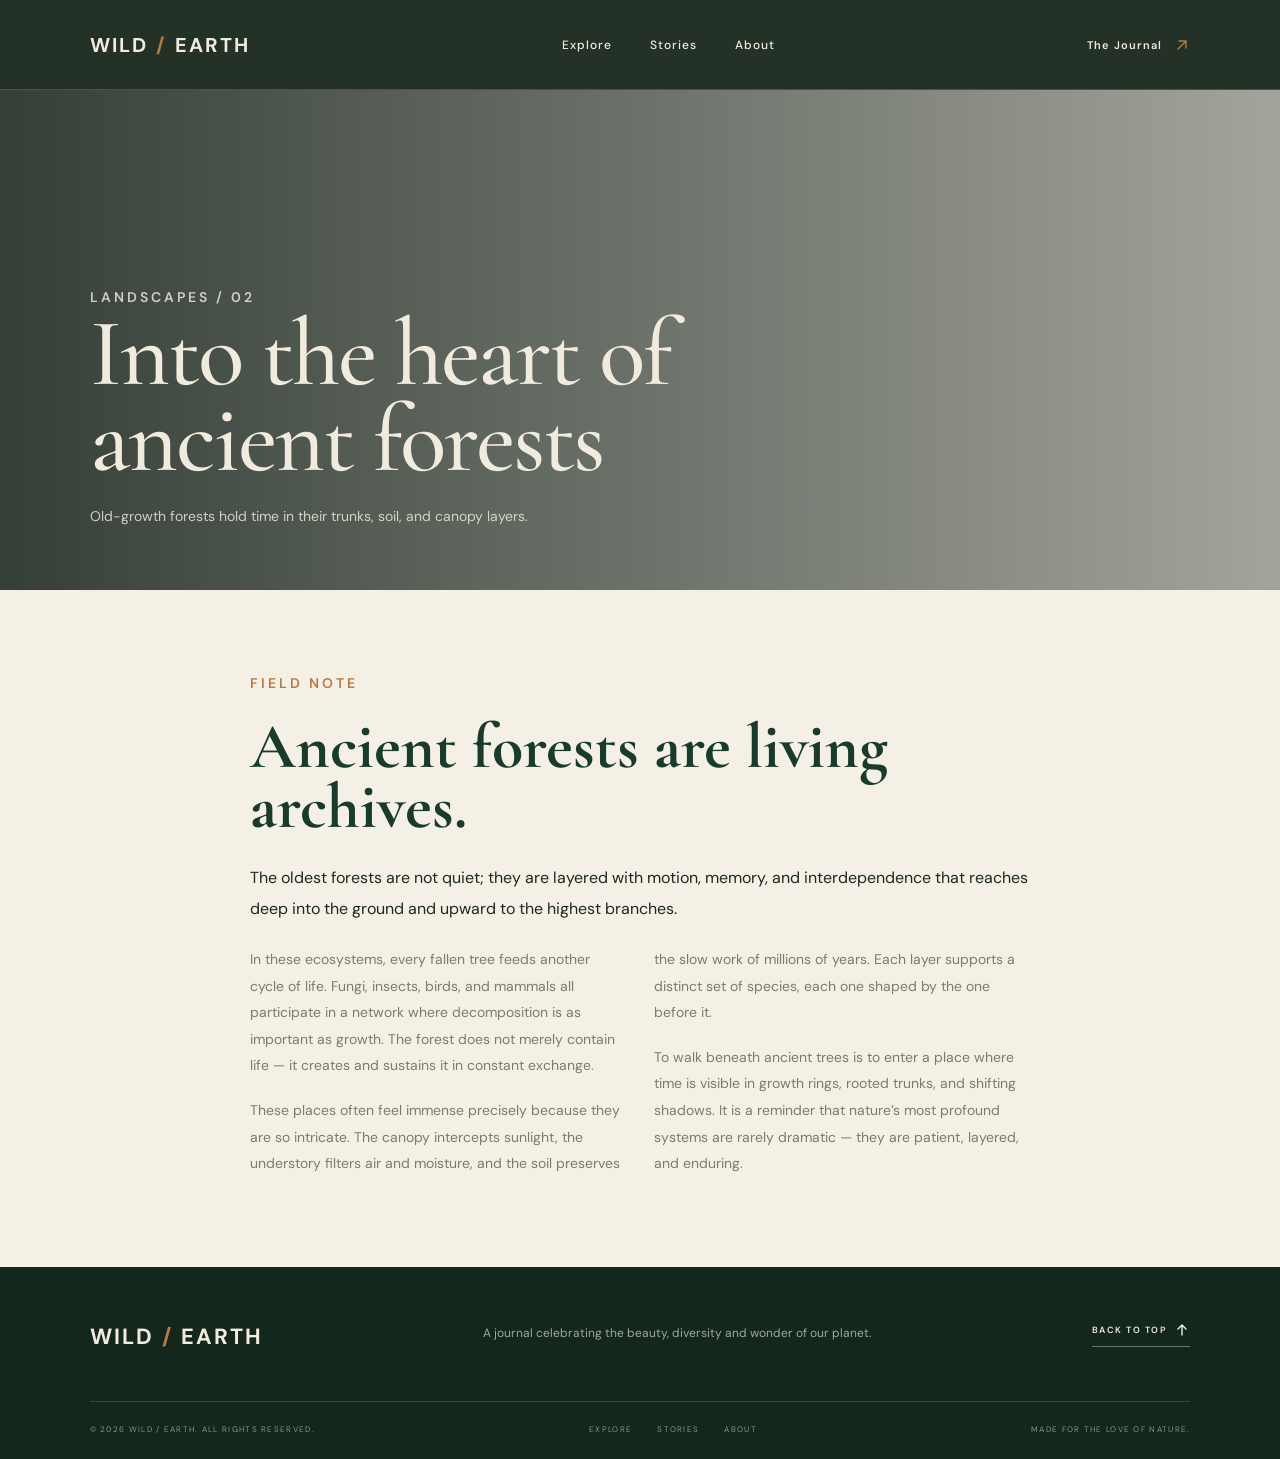
<file: story-two.html>
<!DOCTYPE html>
<html lang="en">
<head>
    <meta charset="UTF-8">
    <meta name="viewport" content="width=device-width, initial-scale=1.0">
    <link rel="icon" type="image/svg+xml" href="images/favicon/favicon.svg">
    <link rel="icon" type="image/x-icon" href="images/favicon/favicon.ico">
    <link rel="apple-touch-icon" href="images/favicon/apple-touch-icon.png">
    <title>Into the heart of ancient forests | WILD / EARTH</title>
    <link rel="preconnect" href="https://fonts.googleapis.com">
    <link rel="preconnect" href="https://fonts.gstatic.com" crossorigin>
    <link href="https://fonts.googleapis.com/css2?family=Cormorant+Garamond:wght@400;500;600;700&family=DM+Sans:wght@400;500;600;700&display=swap" rel="stylesheet">
    <link rel="stylesheet" href="style.css">
</head>
<body class="story-page" id="top">
    <header class="site-header page-header">
        <a href="index.html" class="brand" aria-label="Wild Earth homepage">WILD <span>/</span> EARTH</a>
        <nav class="main-nav" aria-label="Main navigation">
            <a href="index.html#discover" class="nav-link">Explore</a>
            <a href="stories.html" class="nav-link">Stories</a>
            <a href="index.html#about" class="nav-link">About</a>
        </nav>
        <a href="stories.html" class="header-link">The Journal <svg class="arrow-icon" viewBox="0 0 16 16" aria-hidden="true" focusable="false"><path d="M4 12 12 4M5 4h7v7" /></svg></a>
    </header>

    <main class="page-main">
        <section class="page-hero hero-landscapes">
            <div class="page-hero-copy">
                <p class="eyebrow">LANDSCAPES / 02</p>
                <h1>Into the heart of ancient forests</h1>
                <p>Old-growth forests hold time in their trunks, soil, and canopy layers.</p>
            </div>
        </section>

        <section class="story-detail">
            <div class="story-detail-inner">
                <p class="eyebrow">FIELD NOTE</p>
                <h2>Ancient forests are living archives.</h2>
                <p class="lead">The oldest forests are not quiet; they are layered with motion, memory, and interdependence that reaches deep into the ground and upward to the highest branches.</p>
                <div class="content-columns">
                    <p>In these ecosystems, every fallen tree feeds another cycle of life. Fungi, insects, birds, and mammals all participate in a network where decomposition is as important as growth. The forest does not merely contain life — it creates and sustains it in constant exchange.</p>
                    <p>These places often feel immense precisely because they are so intricate. The canopy intercepts sunlight, the understory filters air and moisture, and the soil preserves the slow work of millions of years. Each layer supports a distinct set of species, each one shaped by the one before it.</p>
                    <p>To walk beneath ancient trees is to enter a place where time is visible in growth rings, rooted trunks, and shifting shadows. It is a reminder that nature’s most profound systems are rarely dramatic — they are patient, layered, and enduring.</p>
                </div>
            </div>
        </section>
    </main>

    <footer class="site-footer">
        <div class="footer-top">
            <a href="index.html" class="brand footer-brand">WILD <span>/</span> EARTH</a>
            <p>A journal celebrating the beauty, diversity and wonder of our planet.</p>
            <a href="#top" class="back-to-top">BACK TO TOP <svg class="arrow-icon arrow-up-icon" viewBox="0 0 16 16" aria-hidden="true" focusable="false"><path d="M8 13V3m0 0L4 7m4-4 4 4" /></svg></a>
        </div>
        <div class="footer-bottom">
            <p>© 2026 WILD / EARTH. ALL RIGHTS RESERVED.</p>
            <div class="footer-links">
                <a href="index.html#discover">EXPLORE</a>
                <a href="stories.html">STORIES</a>
                <a href="index.html#about">ABOUT</a>
            </div>
            <p>MADE FOR THE LOVE OF NATURE.</p>
        </div>
    </footer>
</body>
</html>
</file>
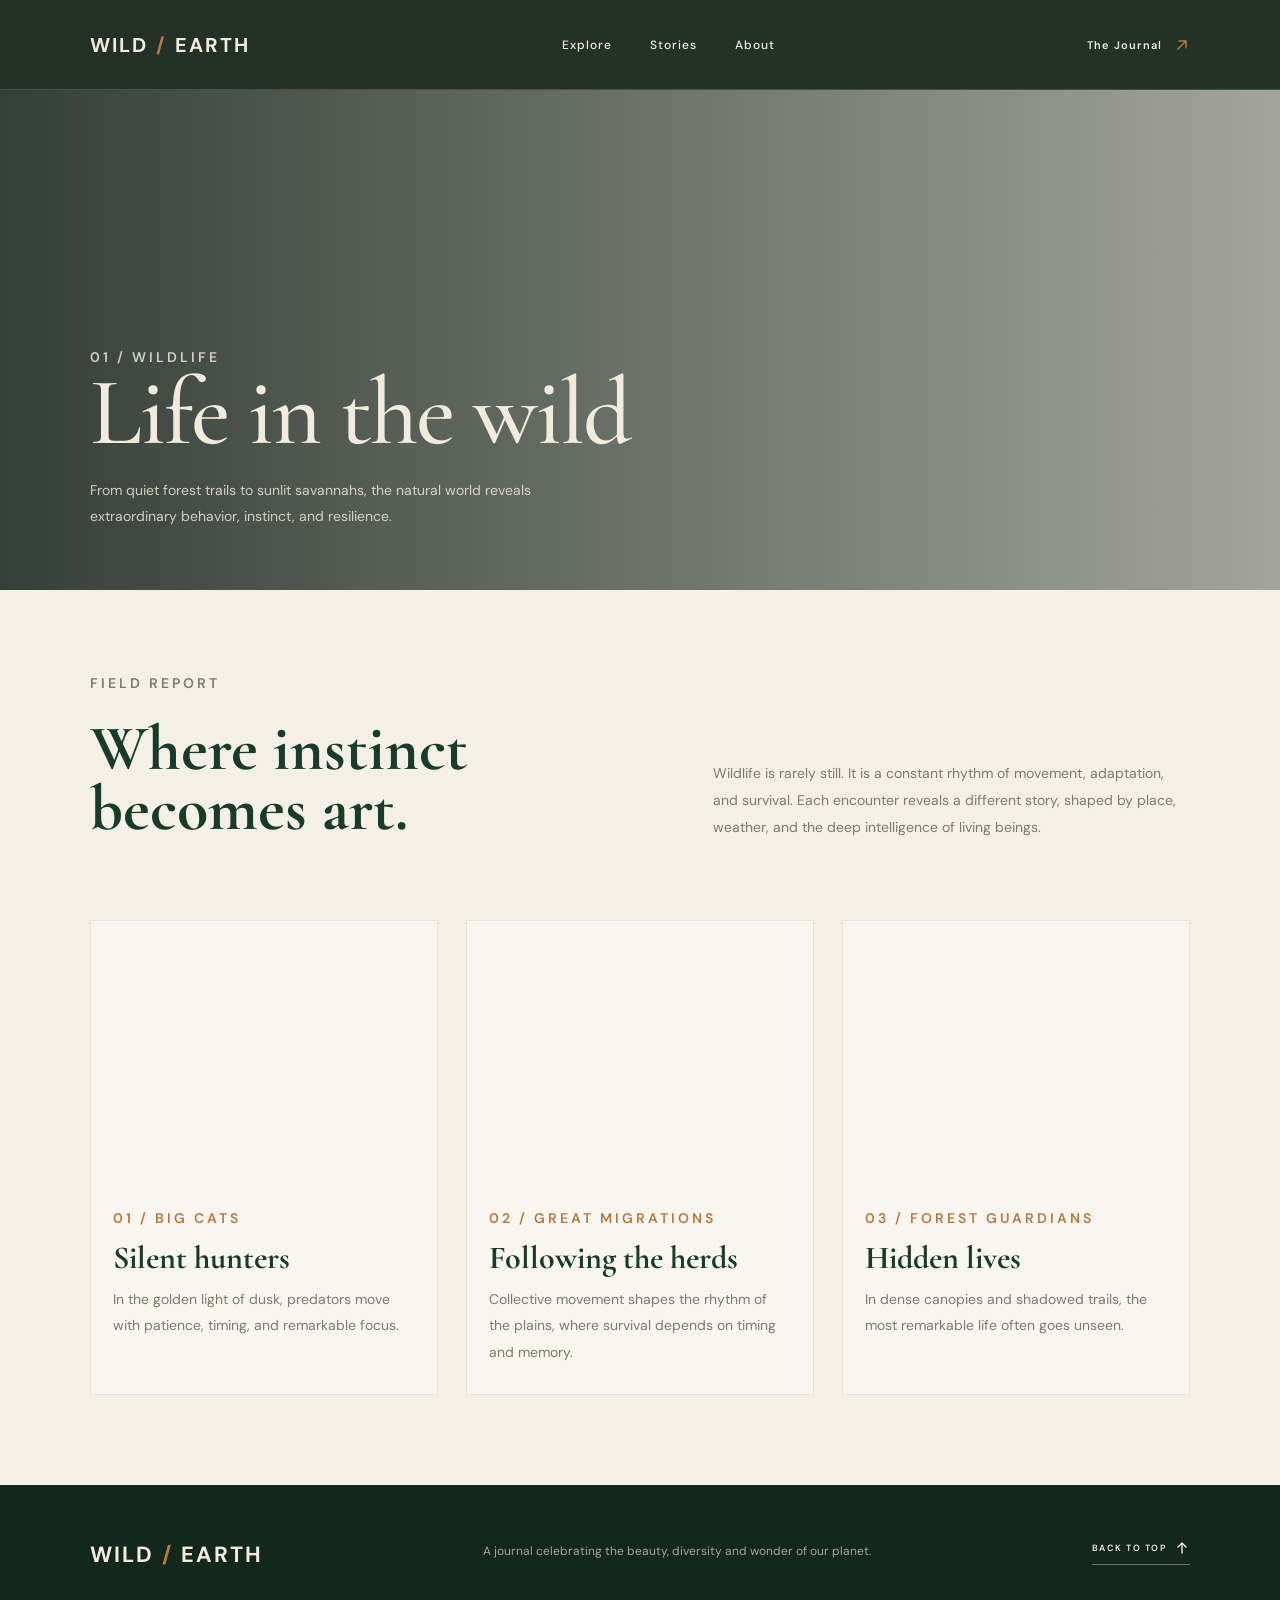
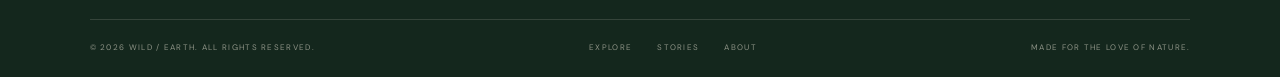
<file: wildlife.html>
<!DOCTYPE html>
<html lang="en">
<head>
    <meta charset="UTF-8">
    <meta name="viewport" content="width=device-width, initial-scale=1.0">
    <link rel="icon" type="image/svg+xml" href="images/favicon/favicon.svg">
    <link rel="icon" type="image/x-icon" href="images/favicon/favicon.ico">
    <link rel="apple-touch-icon" href="images/favicon/apple-touch-icon.png">
    <title>Wildlife | WILD / EARTH</title>
    <link rel="preconnect" href="https://fonts.googleapis.com">
    <link rel="preconnect" href="https://fonts.gstatic.com" crossorigin>
    <link href="https://fonts.googleapis.com/css2?family=Cormorant+Garamond:wght@400;500;600;700&family=DM+Sans:wght@400;500;600;700&display=swap" rel="stylesheet">
    <link rel="stylesheet" href="style.css">
</head>
<body class="story-page" id="top">
    <header class="site-header page-header">
        <a href="index.html" class="brand" aria-label="Wild Earth homepage">WILD <span>/</span> EARTH</a>
        <nav class="main-nav" aria-label="Main navigation">
            <a href="index.html#discover" class="nav-link">Explore</a>
            <a href="stories.html" class="nav-link">Stories</a>
            <a href="index.html#about" class="nav-link">About</a>
        </nav>
        <a href="stories.html" class="header-link">The Journal <svg class="arrow-icon" viewBox="0 0 16 16" aria-hidden="true" focusable="false"><path d="M4 12 12 4M5 4h7v7" /></svg></a>
    </header>

    <main class="page-main">
        <section class="page-hero hero-wildlife">
            <div class="page-hero-copy">
                <p class="eyebrow">01 / WILDLIFE</p>
                <h1>Life in the wild</h1>
                <p>From quiet forest trails to sunlit savannahs, the natural world reveals extraordinary behavior, instinct, and resilience.</p>
            </div>
        </section>

        <section class="page-intro">
            <div>
                <p class="eyebrow section-eyebrow">FIELD REPORT</p>
                <h2>Where instinct becomes art.</h2>
            </div>
            <p>Wildlife is rarely still. It is a constant rhythm of movement, adaptation, and survival. Each encounter reveals a different story, shaped by place, weather, and the deep intelligence of living beings.</p>
        </section>

        <section class="story-grid">
            <article class="story-card">
                <div class="story-card-image" style="background-image: url('https://images.unsplash.com/photo-1546182990-dffeafbe841d?auto=format&fit=crop&w=900&q=80');"></div>
                <div class="story-card-copy">
                    <p class="eyebrow">01 / BIG CATS</p>
                    <h3>Silent hunters</h3>
                    <p>In the golden light of dusk, predators move with patience, timing, and remarkable focus.</p>
                </div>
            </article>

            <article class="story-card">
                <div class="story-card-image" style="background-image: url('https://images.unsplash.com/photo-1557050543-4d5f4e07ef46?auto=format&fit=crop&w=900&q=80');"></div>
                <div class="story-card-copy">
                    <p class="eyebrow">02 / GREAT MIGRATIONS</p>
                    <h3>Following the herds</h3>
                    <p>Collective movement shapes the rhythm of the plains, where survival depends on timing and memory.</p>
                </div>
            </article>

            <article class="story-card">
                <div class="story-card-image" style="background-image: url('https://images.unsplash.com/photo-1535941339077-2dd1c7963098?auto=format&fit=crop&w=900&q=80');"></div>
                <div class="story-card-copy">
                    <p class="eyebrow">03 / FOREST GUARDIANS</p>
                    <h3>Hidden lives</h3>
                    <p>In dense canopies and shadowed trails, the most remarkable life often goes unseen.</p>
                </div>
            </article>
        </section>
    </main>

    <footer class="site-footer">
        <div class="footer-top">
            <a href="index.html" class="brand footer-brand">WILD <span>/</span> EARTH</a>
            <p>A journal celebrating the beauty, diversity and wonder of our planet.</p>
            <a href="#top" class="back-to-top">BACK TO TOP <svg class="arrow-icon arrow-up-icon" viewBox="0 0 16 16" aria-hidden="true" focusable="false"><path d="M8 13V3m0 0L4 7m4-4 4 4" /></svg></a>
        </div>
        <div class="footer-bottom">
            <p>© 2026 WILD / EARTH. ALL RIGHTS RESERVED.</p>
            <div class="footer-links">
                <a href="index.html#discover">EXPLORE</a>
                <a href="stories.html">STORIES</a>
                <a href="index.html#about">ABOUT</a>
            </div>
            <p>MADE FOR THE LOVE OF NATURE.</p>
        </div>
    </footer>
</body>
</html>
</file>
<file: style.css>
/* =========================================
   1. ROOT VARIABLES
========================================= */

:root {
    --forest-green: #183B2B;
    --moss-green: #315B42;
    --sage-green: #82936B;
    --warm-ivory: #E9E3D2;
    --burnt-ochre: #B87943;
    --dark-text: #1C2920;
    --light-text: #F1EBDD;
    --muted-text: #777D70;

    --heading-font: "Cormorant Garamond", serif;
    --body-font: "DM Sans", sans-serif;

    --container-width: 1280px;
}


/* =========================================
   2. RESET AND GLOBAL STYLES
========================================= */

* {
    margin: 0;
    padding: 0;
    box-sizing: border-box;
}

html {
    scroll-behavior: smooth;
    scroll-padding-top: 90px;
}

body {
    font-family: var(--body-font);
    background-color: var(--warm-ivory);
    color: var(--dark-text);
    overflow-x: hidden;
}

a {
    color: inherit;
    text-decoration: none;
}

button,
input {
    font: inherit;
}

button,
a {
    -webkit-tap-highlight-color: transparent;
}

button {
    cursor: pointer;
}

img {
    display: block;
    max-width: 100%;
}

::selection {
    background-color: var(--moss-green);
    color: var(--light-text);
}

.visually-hidden {
    position: absolute;
    width: 1px;
    height: 1px;
    padding: 0;
    margin: -1px;
    overflow: hidden;
    clip: rect(0, 0, 0, 0);
    white-space: nowrap;
    border: 0;
}

.section-padding {
    padding: 110px 7%;
}


/* =========================================
   3. SHARED TYPOGRAPHY
========================================= */

.eyebrow {
    font-family: var(--body-font);
    font-size: 11px;
    font-weight: 600;
    letter-spacing: 3px;
    line-height: 1.6;
}

.section-eyebrow {
    color: var(--burnt-ochre);
    margin-bottom: 22px;
}

.section-heading h2,
.gallery-heading h2,
.journal-heading h2 {
    font-family: var(--heading-font);
    font-size: 64px;
    font-weight: 500;
    line-height: 0.98;
    color: var(--forest-green);
}

.section-heading h2 span,
.gallery-heading h2 span,
.journal-heading h2 span {
    color: var(--burnt-ochre);
}


/* =========================================
   4. HEADER AND NAVIGATION
========================================= */

.site-header {
    position: absolute;
    top: 0;
    left: 0;
    z-index: 20;

    width: 100%;
    min-height: 90px;
    padding: 25px 7%;

    display: flex;
    align-items: center;
    justify-content: space-between;
    gap: 25px;

    color: var(--light-text);
    border-bottom: 1px solid rgba(241, 235, 221, 0.18);

    animation: headerReveal 1s ease both;
}

.brand {
    display: inline-flex;
    align-items: center;
    gap: 8px;

    font-size: 20px;
    font-weight: 700;
    letter-spacing: 2px;
    white-space: nowrap;
}

.brand span {
    color: var(--burnt-ochre);
}

.main-nav {
    display: flex;
    align-items: center;
    justify-content: center;
    gap: 38px;
}

.nav-link {
    position: relative;
    padding: 10px 0;

    font-size: 12px;
    font-weight: 500;
    letter-spacing: 1px;

    transition: color 0.3s ease;
}

.nav-link::after {
    content: "";

    position: absolute;
    left: 0;
    bottom: 3px;

    width: 0;
    height: 1px;

    background-color: var(--burnt-ochre);

    transition: width 0.35s ease;
}

.nav-link:hover {
    color: var(--warm-ivory);
}

.nav-link:hover::after {
    width: 100%;
}

.header-link {
    display: flex;
    align-items: center;
    gap: 12px;

    font-size: 11px;
    font-weight: 600;
    letter-spacing: 1px;

    transition: color 0.3s ease;
}

.arrow-icon {
    width: 16px;
    height: 16px;
    flex: 0 0 16px;
    display: inline-block;
    overflow: visible;
    fill: none;
    stroke: currentColor;
    stroke-width: 1.4;
    stroke-linecap: round;
    stroke-linejoin: round;
    vertical-align: middle;
}

.header-link .arrow-icon {
    color: var(--burnt-ochre);
    transition: transform 0.3s ease;
}

.header-link:hover {
    color: var(--burnt-ochre);
}

.header-link:hover .arrow-icon {
    transform: translate(3px, -3px);
}


/* =========================================
   5. HERO SECTION
========================================= */

.hero {
    position: relative;
    isolation: isolate;

    min-height: 760px;
    padding: 160px 10% 130px;

    display: flex;
    align-items: center;

    overflow: hidden;
    color: var(--light-text);
    background-color: #15251C;
}

.hero-background {
    position: absolute;
    inset: 0;
    z-index: -2;

    background-image: url("https://images.unsplash.com/photo-1546182990-dffeafbe841d?auto=format&fit=crop&w=1400&q=80");
    background-position: center;
    background-size: cover;

    transform: scale(1.04);
    animation: heroImageZoom 22s ease-in-out infinite alternate;
}

.hero-overlay {
    position: absolute;
    inset: 0;
    z-index: -1;

    background:
        linear-gradient(
            90deg,
            rgba(10, 24, 17, 0.91) 0%,
            rgba(10, 24, 17, 0.65) 45%,
            rgba(10, 24, 17, 0.08) 100%
        ),
        linear-gradient(
            0deg,
            rgba(10, 24, 17, 0.65) 0%,
            transparent 45%
        );
}

.hero-content {
    position: relative;
    z-index: 2;

    width: 100%;
    max-width: 760px;
}

.hero-eyebrow {
    margin-bottom: 25px;
    color: var(--warm-ivory);

    opacity: 0;
    animation: fadeUp 1s 0.2s ease forwards;
}

.hero-title {
    font-family: var(--heading-font);
    font-size: 92px;
    font-weight: 500;
    line-height: 0.91;
    letter-spacing: -2px;

    opacity: 0;
    animation: fadeUp 1s 0.4s ease forwards;
}

.hero-title span {
    color: var(--warm-ivory);
    font-style: italic;
}

.hero-description {
    max-width: 490px;
    margin-top: 30px;

    color: rgba(241, 235, 221, 0.85);
    font-size: 15px;
    line-height: 1.9;

    opacity: 0;
    animation: fadeUp 1s 0.6s ease forwards;
}


/* =========================================
   6. PRIMARY BUTTON
========================================= */

.primary-button {
    width: fit-content;
    min-height: 54px;
    margin-top: 35px;
    padding: 0 24px;

    display: inline-flex;
    align-items: center;
    justify-content: center;
    gap: 28px;

    color: var(--light-text);
    background-color: var(--burnt-ochre);

    font-size: 12px;
    font-weight: 600;
    letter-spacing: 0.5px;

    overflow: hidden;
    transition:
        background-color 0.35s ease,
        transform 0.35s ease;

    opacity: 0;
    animation: fadeUp 1s 0.8s ease forwards;
}

.primary-button:hover {
    background-color: var(--moss-green);
    transform: translateY(-4px);
}

.button-arrow {
    transition: transform 0.35s ease;
}

.primary-button:hover .button-arrow {
    transform: translate(4px, -4px);
}


/* =========================================
   7. HERO BOTTOM INFORMATION
========================================= */

.hero-bottom {
    position: absolute;
    left: 10%;
    right: 10%;
    bottom: 35px;
    z-index: 3;

    display: flex;
    align-items: center;
    justify-content: space-between;
    gap: 20px;

    color: rgba(241, 235, 221, 0.8);

    font-size: 9px;
    font-weight: 600;
    letter-spacing: 2px;

    animation: fadeIn 1.5s 1s ease both;
}

.scroll-indicator {
    display: flex;
    align-items: center;
    gap: 15px;
}

.scroll-line {
    position: relative;
    display: block;

    width: 55px;
    height: 1px;

    background-color: rgba(241, 235, 221, 0.35);
    overflow: hidden;
}

.scroll-line::after {
    content: "";

    position: absolute;
    left: 0;
    top: 0;

    width: 25px;
    height: 1px;

    background-color: var(--warm-ivory);

    animation: scrollLine 1.8s ease-in-out infinite;
}


/* =========================================
   8. DISCOVER SECTION
========================================= */

.discover {
    max-width: 1600px;
    margin: 0 auto;
}

.section-heading {
    margin-bottom: 55px;

    display: flex;
    align-items: flex-end;
    justify-content: space-between;
    gap: 50px;
}

.section-heading h2 {
    max-width: 600px;
}

.section-intro {
    max-width: 390px;
    padding-bottom: 7px;

    color: var(--muted-text);
    font-size: 14px;
    line-height: 1.9;
}


/* =========================================
   9. CATEGORY IMAGE CARDS
========================================= */

.category-grid {
    display: grid;
    grid-template-columns: repeat(2, minmax(0, 1fr));
    gap: 25px;
}

.category-card {
    position: relative;
    isolation: isolate;
    perspective: 1300px;

    min-width: 0;
    height: 450px;

    display: flex;
    align-items: flex-end;

    overflow: hidden;
    color: var(--light-text);
    background-color: var(--forest-green);
}

.category-panels {
    position: absolute;
    inset: 0;
    z-index: -2;
    overflow: hidden;
    transform-style: preserve-3d;
}

.category-panel {
    position: absolute;
    top: 0;
    bottom: 0;
    width: calc(33.3333% + 1px);
    transform: rotateY(0deg) translateZ(0);
    transform-origin: center center;
    transform-style: preserve-3d;
    transition:
        transform 950ms cubic-bezier(0.2, 0.72, 0.18, 1),
        filter 950ms ease;
    backface-visibility: hidden;
}

.category-panel:nth-child(1) {
    left: 0;
    transition-delay: 0ms;
}

.category-panel:nth-child(2) {
    left: 33.3333%;
    transition-delay: 90ms;
}

.category-panel:nth-child(3) {
    left: 66.6667%;
    transition-delay: 180ms;
}

.category-panel-face {
    position: absolute;
    inset: 0;
    overflow: hidden;
    backface-visibility: hidden;
}

.category-panel-back {
    transform: rotateY(180deg);
}

.category-panel-face img {
    position: absolute;
    top: 0;
    width: 300%;
    height: 100%;
    max-width: none;
    object-fit: cover;
    object-position: center;
    transform: scale(1.015);
    transition:
        transform 1200ms cubic-bezier(0.2, 0.7, 0.2, 1),
        filter 950ms ease;
}

.category-panel:nth-child(1) .category-panel-face img {
    left: 0;
}

.category-panel:nth-child(2) .category-panel-face img {
    left: -100%;
}

.category-panel:nth-child(3) .category-panel-face img {
    left: -200%;
}

.category-card:hover .category-panel,
.category-card:focus-visible .category-panel,
.category-card.is-flipped .category-panel {
    transform: rotateY(180deg) translateZ(1px);
}

.category-card:hover .category-panel:nth-child(2),
.category-card:focus-visible .category-panel:nth-child(2),
.category-card.is-flipped .category-panel:nth-child(2) {
    transform: rotateY(-180deg) translateZ(1px);
}

.category-overlay {
    position: absolute;
    inset: 0;
    z-index: -1;

    background: linear-gradient(
        0deg,
        rgba(8, 19, 13, 0.85) 0%,
        rgba(8, 19, 13, 0.12) 65%,
        rgba(8, 19, 13, 0.02) 100%
    );

    transition: background-color 950ms ease;
}

.category-card:hover .category-panel-face img,
.category-card:focus-visible .category-panel-face img,
.category-card.is-flipped .category-panel-face img {
    transform: scale(1.065);
    filter: brightness(0.88) saturate(0.92);
}

.category-card:hover .category-overlay,
.category-card:focus-visible .category-overlay,
.category-card.is-flipped .category-overlay {
    background-color: rgba(8, 19, 13, 0.15);
}

.category-card:focus-visible {
    outline: 2px solid var(--burnt-ochre);
    outline-offset: 4px;
}

.category-content {
    width: 100%;
    padding: 32px;

    display: grid;
    grid-template-columns: 1fr auto;
    align-items: end;
    gap: 8px;
}

.category-number {
    grid-column: 1 / -1;

    margin-bottom: 7px;

    color: rgba(241, 235, 221, 0.8);
    font-size: 9px;
    font-weight: 600;
    letter-spacing: 2px;
}

.category-content h3 {
    font-family: var(--heading-font);
    font-size: 43px;
    font-weight: 500;
    line-height: 1;
}

.category-arrow {
    width: 42px;
    height: 42px;

    display: flex;
    align-items: center;
    justify-content: center;

    border: 1px solid rgba(241, 235, 221, 0.55);
    border-radius: 50%;

    transition:
        color 0.35s ease,
        background-color 0.35s ease,
        border-color 0.35s ease,
        transform 0.35s ease;
}

.category-card:hover .category-arrow {
    color: var(--dark-text);
    background-color: var(--warm-ivory);
    border-color: var(--warm-ivory);
    transform: rotate(45deg);
}

@media (hover: none) {
    .category-card:active .category-panel {
        transform: rotateY(180deg) translateZ(1px);
    }

    .category-card:active .category-panel:nth-child(2) {
        transform: rotateY(-180deg) translateZ(1px);
    }

    .category-card:active .category-panel-face img {
        transform: scale(1.065);
        filter: brightness(0.88) saturate(0.92);
    }

    .category-card:active .category-overlay {
        background-color: rgba(8, 19, 13, 0.15);
    }
}


/* =========================================
   10. FEATURED STORY
========================================= */

.featured-story {
    position: relative;
    isolation: isolate;

    min-height: 700px;
    padding: 100px 10%;

    display: flex;
    align-items: center;

    overflow: hidden;
    color: var(--light-text);
    background-color: var(--forest-green);
}

.featured-image {
    position: absolute;
    inset: 0;
    z-index: -2;

    background-image: url("https://images.unsplash.com/photo-1547036967-23d11aacaee0?auto=format&fit=crop&w=1600&q=80");
    background-size: cover;
    background-position: center;
    transition: transform 1.2s ease;
}

.featured-story:hover .featured-image {
    transform: scale(1.035);
}

.featured-image-overlay {
    position: absolute;
    inset: 0;

    background:
        linear-gradient(
            90deg,
            rgba(11, 25, 17, 0.91) 0%,
            rgba(11, 25, 17, 0.58) 48%,
            rgba(11, 25, 17, 0.05) 100%
        ),
        linear-gradient(
            0deg,
            rgba(11, 25, 17, 0.35),
            transparent
        );
}

.featured-content {
    max-width: 600px;
}

.featured-content .eyebrow {
    margin-bottom: 25px;
    color: var(--warm-ivory);
}

.featured-content h2 {
    font-family: var(--heading-font);
    font-size: 86px;
    font-weight: 500;
    line-height: 0.9;
}

.featured-content h2 span {
    color: var(--warm-ivory);
    font-style: italic;
}

.featured-description {
    max-width: 440px;
    margin-top: 25px;

    color: rgba(241, 235, 221, 0.82);
    font-size: 14px;
    line-height: 1.9;
}

.text-link {
    width: fit-content;
    margin-top: 30px;
    padding-bottom: 8px;

    display: inline-flex;
    align-items: center;
    gap: 18px;

    color: var(--light-text);
    border-bottom: 1px solid rgba(241, 235, 221, 0.5);

    font-size: 12px;
    font-weight: 600;

    transition:
        color 0.3s ease,
        border-color 0.3s ease;
}

.text-link .arrow-icon {
    color: var(--burnt-ochre);
    transition: transform 0.3s ease;
}

.text-link:hover {
    color: var(--warm-ivory);
    border-color: var(--burnt-ochre);
}

.text-link:hover .arrow-icon {
    transform: translate(4px, -4px);
}

.featured-index {
    position: absolute;
    right: 10%;
    bottom: 40px;

    color: rgba(241, 235, 221, 0.75);
    font-size: 9px;
    letter-spacing: 2px;
}


/* =========================================
   11. HORIZONTAL GALLERY
========================================= */

.gallery-section {
    overflow: hidden;
}

.gallery-heading {
    margin-bottom: 45px;

    display: flex;
    align-items: flex-end;
    justify-content: space-between;
    gap: 40px;
}

.gallery-heading h2 {
    font-size: 58px;
}

.gallery-heading > p {
    max-width: 320px;
    color: var(--muted-text);
    font-size: 13px;
    line-height: 1.8;
}

.gallery-carousel {
    position: relative;
    width: 100%;
}

.gallery-viewport {
    width: 100%;
    overflow: hidden;
    touch-action: pan-y;
}

.gallery-track {
    display: flex;
    align-items: stretch;
    gap: 22px;
    transition: transform 750ms cubic-bezier(0.22, 0.7, 0.2, 1);
    will-change: transform;
}

.gallery-slide {
    flex: 0 0 100%;
    min-width: 0;
    height: 520px;
    display: grid;
    grid-template-columns: 1.2fr 0.8fr 0.8fr;
    grid-template-rows: 1fr 1fr;
    gap: 14px;
}

.gallery-card {
    position: relative;
    min-width: 0;
    min-height: 0;
    margin: 0;
    overflow: hidden;
    isolation: isolate;
    background-color: var(--forest-green);
    color: var(--light-text);
}

.gallery-card-dominant {
    grid-column: 1;
    grid-row: 1 / 3;
}

.gallery-card-upper {
    grid-column: 2;
    grid-row: 1;
}

.gallery-card-lower {
    grid-column: 3;
    grid-row: 1;
}

.gallery-card-detail {
    grid-column: 2 / 4;
    grid-row: 2;
}

.gallery-photo {
    position: absolute;
    inset: 0;
    z-index: -2;
    width: 100%;
    height: 100%;
    object-fit: cover;
    object-position: center;
    transition: transform 900ms cubic-bezier(0.2, 0.7, 0.2, 1);
}

.gallery-card::after {
    content: "";
    position: absolute;
    inset: 0;
    z-index: -1;
    background: linear-gradient(
        0deg,
        rgba(9, 21, 14, 0.82) 0%,
        rgba(9, 21, 14, 0.08) 65%,
        transparent 100%
    );
    pointer-events: none;
}

.gallery-card:hover .gallery-photo {
    transform: scale(1.045);
}

.gallery-card-info {
    position: absolute;
    left: 22px;
    right: 18px;
    bottom: 20px;
    z-index: 1;
    color: var(--light-text);
}

.gallery-card-dominant .gallery-card-info {
    left: 30px;
    right: 24px;
    bottom: 30px;
}

.gallery-card-info p {
    margin-bottom: 8px;
    color: rgba(241, 235, 221, 0.82);
    font-size: 9px;
    font-weight: 600;
    letter-spacing: 1.8px;
}

.gallery-card-info p span {
    color: var(--warm-ivory);
}

.gallery-card-info h3 {
    font-family: var(--heading-font);
    font-size: 30px;
    font-weight: 500;
    line-height: 1;
}

.gallery-card-dominant .gallery-card-info h3 {
    font-size: 44px;
}

.gallery-controls {
    min-height: 72px;
    display: flex;
    align-items: center;
    justify-content: space-between;
    gap: 20px;
    border-bottom: 1px solid rgba(24, 59, 43, 0.16);
}

.gallery-pagination,
.gallery-control-buttons {
    display: flex;
    align-items: center;
    gap: 12px;
}

.gallery-dot {
    width: 30px;
    height: 20px;
    padding: 0;
    display: grid;
    place-items: center;
    border: 0;
    background: transparent;
    cursor: pointer;
}

.gallery-dot::after {
    content: "";
    width: 8px;
    height: 8px;
    border-radius: 50%;
    background-color: var(--sage-green);
    transition:
        width 350ms ease,
        border-radius 350ms ease,
        background-color 350ms ease;
}

.gallery-dot.is-active::after {
    width: 26px;
    border-radius: 5px;
    background-color: var(--forest-green);
}

.gallery-control-buttons {
    gap: 10px;
}

.gallery-autoplay {
    margin-right: 12px;
    padding: 10px 0;
    border: 0;
    color: var(--muted-text);
    background: transparent;
    font-size: 9px;
    font-weight: 700;
    letter-spacing: 1.5px;
    cursor: pointer;
}

.gallery-arrow {
    width: 42px;
    height: 42px;
    display: grid;
    place-items: center;
    border: 1px solid rgba(24, 59, 43, 0.3);
    border-radius: 50%;
    color: var(--forest-green);
    background: transparent;
    transition:
        color 250ms ease,
        background-color 250ms ease,
        border-color 250ms ease,
        transform 250ms ease;
    cursor: pointer;
}

.gallery-arrow svg {
    width: 18px;
    height: 18px;
    fill: none;
    stroke: currentColor;
    stroke-width: 1.4;
    stroke-linecap: round;
    stroke-linejoin: round;
    transition: transform 250ms ease;
}

.gallery-arrow:hover {
    border-color: var(--forest-green);
    color: var(--warm-ivory);
    background-color: var(--forest-green);
}

.gallery-previous:hover svg {
    transform: translateX(-2px);
}

.gallery-next:hover svg {
    transform: translateX(2px);
}

.gallery-arrow:focus-visible,
.gallery-dot:focus-visible,
.gallery-autoplay:focus-visible {
    outline: 2px solid var(--burnt-ochre);
    outline-offset: 4px;
}


/* =========================================
   12. JOURNAL SECTION
========================================= */

.journal-section {
    background-color: #E2DDCC;
}

.journal-heading {
    margin-bottom: 50px;

    display: flex;
    align-items: flex-end;
    justify-content: space-between;
    gap: 30px;
}

.journal-heading h2 {
    font-size: 62px;
}

.journal-heading .text-link {
    margin-bottom: 7px;
    color: var(--forest-green);
    border-color: rgba(24, 59, 43, 0.4);
}

.journal-heading .text-link:hover {
    color: var(--moss-green);
}

.journal-grid {
    display: grid;
    grid-template-columns: repeat(3, minmax(0, 1fr));
    gap: 28px;
}

.journal-card {
    min-width: 0;
}

.journal-image {
    position: relative;

    width: 100%;
    height: 310px;

    display: block;
    overflow: hidden;

    background-color: var(--forest-green);
    background-size: cover;
    background-position: center;
}

.journal-image::before {
    content: "";

    position: absolute;
    inset: 0;

    background-color: rgba(12, 27, 18, 0.08);
    transition: background-color 0.4s ease;
}

.journal-image-one {
    background-image: url("https://images.unsplash.com/photo-1557050543-4d5f4e07ef46?auto=format&fit=crop&w=1000&q=80");
}

.journal-image-two {
    background-image: url("https://images.unsplash.com/photo-1441974231531-c6227db76b6e?auto=format&fit=crop&w=1000&q=80");
}

.journal-image-three {
    background-image: url("https://images.unsplash.com/photo-1473448912268-2022ce9509d8?auto=format&fit=crop&w=1000&q=80");
}

.journal-image-arrow {
    position: absolute;
    top: 18px;
    right: 18px;
    z-index: 2;

    width: 42px;
    height: 42px;

    display: flex;
    align-items: center;
    justify-content: center;

    color: var(--dark-text);
    background-color: var(--warm-ivory);
    border-radius: 50%;

    opacity: 0;
    transform: translate(-8px, 8px);

    transition:
        opacity 0.35s ease,
        transform 0.35s ease;
}

.journal-image-arrow .arrow-icon {
    width: 18px;
    height: 18px;
    color: var(--forest-green);
    transition: transform 0.3s ease;
}

.journal-card:hover .journal-image::before {
    background-color: rgba(12, 27, 18, 0.2);
}

.journal-card:hover .journal-image-arrow {
    opacity: 1;
    transform: translate(0, 0);
}

.journal-card:hover .journal-image-arrow .arrow-icon {
    transform: translate(2px, -2px);
}

.journal-meta {
    margin-top: 22px;
    margin-bottom: 13px;

    display: flex;
    justify-content: space-between;
    gap: 10px;

    color: var(--burnt-ochre);
    font-size: 9px;
    font-weight: 700;
    letter-spacing: 1.5px;
}

.journal-card h3 {
    max-width: 360px;

    font-family: var(--heading-font);
    font-size: 30px;
    font-weight: 600;
    line-height: 1.1;
}

.journal-card h3 a {
    transition: color 0.3s ease;
}

.journal-card h3 a:hover {
    color: var(--burnt-ochre);
}

.journal-card > p {
    margin-top: 13px;

    color: var(--muted-text);
    font-size: 12px;
    line-height: 1.8;
}


/* =========================================
   13. NEWSLETTER SECTION
========================================= */

.newsletter-section {
    position: relative;
    isolation: isolate;

    padding: 110px 7%;

    display: flex;
    align-items: center;
    justify-content: center;

    overflow: hidden;
    text-align: center;
    color: var(--light-text);

    background-color: var(--forest-green);
}

.newsletter-section::before {
    content: "";

    position: absolute;
    inset: 0;
    z-index: -1;

    background-image:
        linear-gradient(
            rgba(17, 47, 31, 0.91),
            rgba(17, 47, 31, 0.91)
        ),
        url("https://images.unsplash.com/photo-1473448912268-2022ce9509d8?auto=format&fit=crop&w=1400&q=80");

    background-position: center;
    background-size: cover;
}

.newsletter-content {
    width: 100%;
    max-width: 650px;
}

.newsletter-content .eyebrow {
    margin-bottom: 20px;
    color: var(--sage-green);
}

.newsletter-content h2 {
    font-family: var(--heading-font);
    font-size: 75px;
    font-weight: 500;
    line-height: 0.95;
}

.newsletter-content h2 span {
    color: var(--warm-ivory);
    font-style: italic;
}

.newsletter-content > p:not(.eyebrow):not(.newsletter-note) {
    max-width: 430px;
    margin: 20px auto 30px;

    color: rgba(241, 235, 221, 0.78);
    font-size: 13px;
    line-height: 1.8;
}

.newsletter-form {
    width: 100%;
    max-width: 510px;
    min-height: 58px;
    margin: 0 auto;

    display: flex;

    border-bottom: 1px solid rgba(241, 235, 221, 0.6);
}

.newsletter-form input {
    flex: 1;
    width: 100%;
    min-width: 0;

    padding: 15px 5px;

    color: var(--light-text);
    background: transparent;
    border: none;
    outline: none;

    font-size: 12px;
}

.newsletter-form input::placeholder {
    color: rgba(241, 235, 221, 0.65);
}

.newsletter-form input:focus {
    border-bottom: 1px solid var(--burnt-ochre);
}

.newsletter-form button {
    padding: 12px 5px 12px 20px;

    display: flex;
    align-items: center;
    gap: 18px;

    color: var(--light-text);
    background: transparent;
    border: none;

    font-size: 11px;
    font-weight: 600;

    transition: color 0.3s ease;
}

.newsletter-form button .arrow-icon {
    color: var(--burnt-ochre);
    transition: transform 0.3s ease;
}

.newsletter-form button:hover {
    color: var(--burnt-ochre);
}

.newsletter-form button:hover .arrow-icon {
    transform: translate(4px, -4px);
}

.newsletter-note {
    margin-top: 22px;

    color: rgba(241, 235, 221, 0.5);
    font-size: 8px;
    letter-spacing: 2px;
}


/* =========================================
   14. FOOTER
========================================= */

.site-footer {
    padding: 55px 7% 25px;

    color: var(--light-text);
    background-color: #14271D;
}

.footer-top {
    padding-bottom: 50px;

    display: flex;
    align-items: flex-start;
    justify-content: space-between;
    gap: 30px;
}

.footer-brand {
    font-size: 22px;
}

.footer-top > p {
    color: rgba(241, 235, 221, 0.65);
    font-size: 12px;
    line-height: 1.9;
}

.back-to-top {
    padding-bottom: 8px;

    display: inline-flex;
    align-items: center;
    gap: 7px;

    border-bottom: 1px solid rgba(241, 235, 221, 0.4);

    font-size: 9px;
    font-weight: 600;
    letter-spacing: 1.5px;

    transition: color 0.3s ease;
}

.back-to-top:hover {
    color: var(--burnt-ochre);
}

.back-to-top .arrow-up-icon {
    transition: transform 0.3s ease;
}

.back-to-top:hover .arrow-up-icon {
    transform: translateY(-3px);
}

.footer-bottom {
    padding-top: 22px;

    display: flex;
    align-items: center;
    justify-content: space-between;
    gap: 25px;

    border-top: 1px solid rgba(241, 235, 221, 0.15);

    color: rgba(241, 235, 221, 0.55);
    font-size: 8px;
    letter-spacing: 1.3px;
}

.footer-links {
    display: flex;
    align-items: center;
    gap: 25px;
}

.footer-links a {
    transition: color 0.3s ease;
}

.footer-links a:hover {
    color: var(--warm-ivory);
}


/* =========================================
   15. ANIMATIONS
========================================= */

@keyframes fadeUp {
    from {
        opacity: 0;
        transform: translateY(28px);
    }

    to {
        opacity: 1;
        transform: translateY(0);
    }
}

@keyframes fadeIn {
    from {
        opacity: 0;
    }

    to {
        opacity: 1;
    }
}

@keyframes headerReveal {
    from {
        opacity: 0;
        transform: translateY(-15px);
    }

    to {
        opacity: 1;
        transform: translateY(0);
    }
}

@keyframes heroImageZoom {
    from {
        transform: scale(1.04);
    }

    to {
        transform: scale(1.13);
    }
}

@keyframes scrollLine {
    0% {
        transform: translateX(-30px);
    }

    100% {
        transform: translateX(60px);
    }
}


/* =========================================
   16. TABLET RESPONSIVENESS
========================================= */

@media (max-width: 1000px) {

    .site-header {
        padding: 23px 5%;
    }

    .main-nav {
        gap: 22px;
    }

    .hero {
        min-height: 700px;
        padding-right: 7%;
        padding-left: 7%;
    }

    .hero-title {
        font-size: 78px;
    }

    .hero-bottom {
        left: 7%;
        right: 7%;
    }

    .section-padding {
        padding: 90px 5%;
    }

    .section-heading h2 {
        font-size: 56px;
    }

    .category-card {
        height: 380px;
    }

    .featured-story {
        min-height: 650px;
        padding: 90px 7%;
    }

    .featured-content h2 {
        font-size: 76px;
    }

    .gallery-heading h2 {
        font-size: 50px;
    }

    .page-hero-copy h1 {
        font-size: 76px;
    }

    .page-intro h2,
    .story-detail h2 {
        font-size: 56px;
    }

    .gallery-slide {
        height: 460px;
        grid-template-columns: 1.15fr 0.85fr;
        grid-template-rows: 1fr 1fr;
    }

    .gallery-card-dominant {
        grid-column: 1;
        grid-row: 1 / 3;
    }

    .gallery-card-upper {
        grid-column: 2;
        grid-row: 1;
    }

    .gallery-card-lower {
        grid-column: 2;
        grid-row: 2;
    }

    .gallery-card-detail {
        display: none;
    }

    .journal-grid {
        gap: 20px;
    }

    .journal-image {
        height: 260px;
    }

    .journal-card h3 {
        font-size: 27px;
    }

    .footer-bottom {
        flex-wrap: wrap;
    }
}


/* =========================================
   17. SMALL TABLET AND LARGE MOBILE
========================================= */

@media (max-width: 700px) {

    .site-header {
        min-height: 75px;
        padding: 18px 6% 15px;

        flex-wrap: wrap;
        row-gap: 12px;
    }

    .brand {
        font-size: 17px;
    }

    .main-nav {
        order: 3;

        width: 100%;
        justify-content: flex-start;
        gap: 25px;
    }

    .nav-link {
        font-size: 10px;
    }

    .header-link {
        font-size: 9px;
    }


    /* Hero */

    .hero {
        min-height: 720px;
        padding: 170px 7% 130px;
    }

    .hero-background {
        background-position: 60% center;
    }

    .hero-overlay {
        background:
            linear-gradient(
                90deg,
                rgba(10, 24, 17, 0.86),
                rgba(10, 24, 17, 0.3)
            ),
            linear-gradient(
                0deg,
                rgba(10, 24, 17, 0.65),
                transparent 60%
            );
    }

    .hero-eyebrow {
        font-size: 9px;
        letter-spacing: 2px;
    }

    .hero-title {
        font-size: 61px;
        letter-spacing: -1px;
    }

    .hero-description {
        max-width: 400px;
        font-size: 13px;
        line-height: 1.8;
    }

    .hero-bottom {
        left: 7%;
        right: 7%;
        bottom: 25px;

        flex-wrap: wrap;
        gap: 15px;
    }

    .hero-location {
        display: none;
    }

    .hero-caption,
    .scroll-indicator {
        font-size: 8px;
    }


    /* Discover */

    .section-padding {
        padding: 75px 6%;
    }

    .section-heading {
        align-items: flex-start;
        flex-direction: column;
        gap: 22px;
        margin-bottom: 35px;
    }

    .section-heading h2 {
        font-size: 51px;
    }

    .section-intro {
        max-width: 480px;
        font-size: 13px;
    }

    .category-grid {
        grid-template-columns: 1fr;
        gap: 18px;
    }

    .category-card {
        height: 390px;
    }

    .category-content {
        padding: 25px;
    }

    .category-content h3 {
        font-size: 39px;
    }


    /* Featured story */

    .featured-story {
        min-height: 620px;
        padding: 80px 7%;
    }

    .featured-content h2 {
        font-size: 70px;
    }

    .featured-description {
        font-size: 13px;
    }

    .featured-index {
        right: 7%;
        bottom: 25px;
        font-size: 8px;
    }


    /* Gallery */

    .gallery-heading {
        align-items: flex-start;
        flex-direction: column;
        gap: 18px;
    }

    .gallery-heading h2 {
        font-size: 49px;
    }

    .page-hero-copy h1 {
        font-size: 60px;
    }

    .page-intro h2,
    .story-detail h2 {
        font-size: 46px;
    }

    .gallery-heading > p {
        font-size: 12px;
    }

    .gallery-track {
        gap: 16px;
    }

    .gallery-slide {
        flex-basis: 86%;
        height: 360px;
        grid-template-columns: minmax(0, 1fr);
        grid-template-rows: 1fr;
    }

    .gallery-card-dominant {
        grid-column: 1;
        grid-row: 1;
    }

    .gallery-card-support {
        display: none;
    }

    .gallery-card-dominant .gallery-card-info {
        left: 22px;
        right: 18px;
        bottom: 22px;
    }

    .gallery-card-dominant .gallery-card-info h3 {
        font-size: 37px;
    }


    /* Journal */

    .journal-heading {
        align-items: flex-start;
        flex-direction: column;
        gap: 15px;
    }

    .journal-heading h2 {
        font-size: 51px;
    }

    .journal-grid {
        grid-template-columns: 1fr;
        gap: 40px;
    }

    .journal-image {
        height: 340px;
    }

    .journal-card h3 {
        font-size: 31px;
    }

    .journal-card > p {
        max-width: 500px;
    }


    /* Newsletter */

    .newsletter-section {
        padding: 85px 7%;
    }

    .newsletter-content h2 {
        font-size: 65px;
    }


    /* Footer */

    .site-footer {
        padding: 45px 6% 25px;
    }

    .footer-top {
        flex-wrap: wrap;
        gap: 25px;
    }

    .footer-top > p {
        width: 100%;
        order: 3;
    }

    .footer-bottom {
        align-items: flex-start;
        flex-direction: column;
        gap: 20px;
    }

    .footer-links {
        flex-wrap: wrap;
    }
}


/* =========================================
   18. SMALL MOBILE
========================================= */

@media (max-width: 400px) {

    .site-header {
        padding-right: 5%;
        padding-left: 5%;
    }

    .main-nav {
        gap: 18px;
    }

    .hero {
        min-height: 680px;
        padding-right: 6%;
        padding-left: 6%;
    }

    .hero-title {
        font-size: 51px;
    }

    .hero-description {
        font-size: 12px;
    }

    .hero-bottom {
        left: 6%;
        right: 6%;
    }

    .hero-caption,
    .scroll-indicator {
        font-size: 7px;
        letter-spacing: 1px;
    }

    .section-heading h2,
    .gallery-heading h2,
    .journal-heading h2 {
        font-size: 43px;
    }

    .category-card {
        height: 330px;
    }

    .category-content h3 {
        font-size: 34px;
    }

    .featured-content h2 {
        font-size: 61px;
    }

    .page-hero-copy h1 {
        font-size: 52px;
    }

    .page-intro h2,
    .story-detail h2 {
        font-size: 40px;
    }

    .gallery-slide {
        height: 320px;
    }

    .journal-image {
        height: 280px;
    }

    .newsletter-content h2 {
        font-size: 57px;
    }

    .newsletter-form button {
        gap: 8px;
        padding-left: 10px;
        font-size: 10px;
    }
}


/* =========================================
   19. SUBPAGE STYLES
========================================= */

.page-header {
    position: relative;
    background-color: rgba(14, 29, 21, 0.9);
    backdrop-filter: blur(12px);
}

.story-page .site-header {
    position: sticky;
    top: 0;
}

.page-main {
    background: #f5f0e6;
}

.page-hero {
    position: relative;
    min-height: 500px;
    padding: 140px 7% 60px;
    display: flex;
    align-items: flex-end;
    overflow: hidden;
    color: var(--light-text);
}

.page-hero::before {
    content: "";
    position: absolute;
    inset: 0;
    background: linear-gradient(90deg, rgba(10, 24, 17, 0.82), rgba(10, 24, 17, 0.35));
}

.page-hero-copy {
    position: relative;
    z-index: 1;
    max-width: 680px;
}

.page-hero-copy h1 {
    font-family: var(--heading-font);
    font-size: 96px;
    line-height: 0.9;
    font-weight: 500;
    letter-spacing: -2px;
}

.page-hero-copy p {
    margin-top: 20px;
    max-width: 500px;
    font-size: 14px;
    line-height: 1.9;
    color: rgba(241, 235, 221, 0.82);
}

.hero-wildlife {
    background-image: url("https://images.unsplash.com/photo-1546182990-dffeafbe841d?auto=format&fit=crop&w=1600&q=80");
    background-position: center;
    background-size: cover;
}

.hero-landscapes {
    background-image: url("https://images.unsplash.com/photo-1473448912268-2022ce9509d8?auto=format&fit=crop&w=1600&q=80");
    background-position: center;
    background-size: cover;
}

.hero-oceans {
    background-image: url("https://images.unsplash.com/photo-1500375592092-40eb2168fd21?auto=format&fit=crop&w=1600&q=80");
    background-position: center;
    background-size: cover;
}

.hero-details {
    background-image: url("https://images.unsplash.com/photo-1470509037663-253afd7f0f51?auto=format&fit=crop&w=1600&q=80");
    background-position: center;
    background-size: cover;
}

.hero-stories {
    background-image: url("https://images.unsplash.com/photo-1500530855697-b586d89ba3ee?auto=format&fit=crop&w=1600&q=80");
    background-position: center;
    background-size: cover;
}

.page-intro,
.story-grid,
.story-detail {
    padding: 80px 7% 0;
}

.page-intro {
    display: grid;
    grid-template-columns: 1.1fr 0.9fr;
    gap: 40px;
    align-items: end;
}

.page-intro h2,
.story-detail h2 {
    font-family: var(--heading-font);
    font-size: 64px;
    line-height: 0.95;
    color: var(--forest-green);
}

.page-intro p,
.story-detail p,
.story-card p {
    color: var(--muted-text);
    font-size: 14px;
    line-height: 1.9;
}

.story-grid {
    display: grid;
    grid-template-columns: repeat(3, minmax(0, 1fr));
    gap: 28px;
    padding-bottom: 90px;
}

.story-card {
    background: rgba(255, 255, 255, 0.4);
    border: 1px solid rgba(24, 59, 43, 0.1);
    overflow: hidden;
}

.story-card-image {
    height: 260px;
    background-size: cover;
    background-position: center;
}

.story-card-copy {
    padding: 24px 22px 28px;
}

.story-card .eyebrow {
    color: var(--burnt-ochre);
    margin-bottom: 10px;
}

.story-card h3 {
    font-family: var(--heading-font);
    font-size: 32px;
    line-height: 1;
    color: var(--forest-green);
    margin-bottom: 12px;
}

.story-detail {
    padding-bottom: 90px;
}

.story-detail-inner {
    max-width: 780px;
    margin: 0 auto;
}

.story-detail .eyebrow {
    color: var(--burnt-ochre);
    margin-bottom: 20px;
}

.story-detail h2 {
    margin-bottom: 25px;
}

.story-detail .lead {
    font-size: 16px;
    color: var(--dark-text);
}

.story-detail .content-columns {
    columns: 2 260px;
    column-gap: 28px;
    margin-top: 22px;
}

.story-detail .content-columns p + p {
    margin-top: 18px;
}

@media (max-width: 800px) {
    .page-intro,
    .story-grid {
        grid-template-columns: 1fr;
    }

    .story-grid {
        padding-top: 30px;
    }
}

/* =========================================
   20. ACCESSIBILITY: REDUCED MOTION
========================================= */

@media (prefers-reduced-motion: reduce) {

    *,
    *::before,
    *::after {
        scroll-behavior: auto !important;
        animation-duration: 0.01ms !important;
        animation-iteration-count: 1 !important;
        transition-duration: 0.01ms !important;
    }

    .category-card:hover .category-panel,
    .category-card:focus-visible .category-panel,
    .category-card.is-flipped .category-panel,
    .category-card:active .category-panel,
    .category-card:hover .category-panel-face img,
    .category-card:focus-visible .category-panel-face img,
    .category-card.is-flipped .category-panel-face img,
    .category-card:active .category-panel-face img {
        transform: none !important;
        filter: none !important;
    }

    .category-card .category-panel,
    .category-card .category-panel-face img {
        transition: none !important;
    }
}

/* =========================================
   21. SCROLL NAVIGATION
========================================= */

.hero-header {
    transition:
        opacity 350ms ease,
        transform 350ms ease,
        background-color 350ms ease,
        backdrop-filter 350ms ease;
}

.hero-header.is-scrolled {
    transform: translateY(-12px);
    opacity: 0;
    pointer-events: none;
}

.floating-header {
    position: fixed;
    top: 18px;
    left: 50%;
    z-index: 40;
    width: 86%;
    max-width: 1280px;
    min-height: 68px;
    padding: 12px 28px;
    border: 1px solid rgba(241, 235, 221, 0.14);
    border-radius: 2px;
    color: var(--light-text);
    background-color: rgba(20, 39, 29, 0.92);
    box-shadow: 0 12px 36px rgba(8, 19, 13, 0.22);
    backdrop-filter: blur(16px);
    -webkit-backdrop-filter: blur(16px);
    opacity: 0;
    visibility: hidden;
    pointer-events: none;
    transform: translate(-50%, -130%);
    transition:
        opacity 380ms ease,
        transform 500ms cubic-bezier(0.2, 0.72, 0.18, 1),
        visibility 380ms ease;
    animation: none;
}

.floating-header.is-visible {
    opacity: 1;
    visibility: visible;
    pointer-events: auto;
    transform: translate(-50%, 0);
}

.floating-header .brand {
    font-size: 17px;
}

.floating-header .main-nav {
    gap: 30px;
}

.floating-header .nav-link {
    font-size: 11px;
}

.floating-header .nav-link[aria-current="location"]::after,
.hero-header .nav-link[aria-current="location"]::after {
    width: 100%;
}

.nav-menu-toggle {
    display: none;
    width: 42px;
    height: 42px;
    padding: 11px 9px;
    flex-direction: column;
    justify-content: center;
    gap: 6px;
    border: 1px solid rgba(241, 235, 221, 0.38);
    color: var(--light-text);
    background: transparent;
    cursor: pointer;
}

.nav-menu-toggle span {
    width: 100%;
    height: 1px;
    display: block;
    background-color: currentColor;
    transition:
        transform 250ms ease,
        width 250ms ease;
}

.nav-menu-toggle span:last-child {
    width: 70%;
}

.nav-menu-toggle[aria-expanded="true"] span:first-child {
    transform: translateY(3.5px) rotate(45deg);
}

.nav-menu-toggle[aria-expanded="true"] span:last-child {
    width: 100%;
    transform: translateY(-3.5px) rotate(-45deg);
}

.nav-menu-toggle:focus-visible {
    outline: 2px solid var(--burnt-ochre);
    outline-offset: 4px;
}

.nav-progress {
    position: absolute;
    left: 0;
    right: 0;
    bottom: -1px;
    height: 2px;
    overflow: hidden;
    background-color: rgba(241, 235, 221, 0.12);
}

.nav-progress-value {
    width: 100%;
    height: 100%;
    display: block;
    background-color: var(--burnt-ochre);
    transform: scaleX(0);
    transform-origin: left center;
}

@media (max-width: 700px) {
    .hero-header {
        min-height: 75px;
        padding: 18px 6% 15px;
        column-gap: 12px;
        row-gap: 0;
    }

    .hero-header .brand {
        margin-right: auto;
    }

    .hero-header .nav-menu-toggle {
        order: 2;
        display: flex;
    }

    .hero-header .main-nav {
        order: 3;
        width: 100%;
        max-height: 0;
        margin: 0;
        padding: 0;
        flex-direction: column;
        align-items: stretch;
        gap: 0;
        overflow: hidden;
        opacity: 0;
        transition:
            max-height 350ms ease,
            opacity 250ms ease,
            padding 350ms ease;
    }

    .hero-header .nav-link {
        width: fit-content;
        padding: 12px 0;
        font-size: 11px;
    }

    .hero-header .header-link {
        order: 4;
        width: 100%;
        max-height: 0;
        overflow: hidden;
        opacity: 0;
        transition:
            max-height 350ms ease,
            opacity 250ms ease,
            padding 350ms ease;
    }

    .hero-header.nav-open {
        padding-bottom: 16px;
        background-color: rgba(20, 39, 29, 0.94);
        backdrop-filter: blur(14px);
    }

    .hero-header.nav-open .main-nav {
        max-height: 180px;
        padding-top: 12px;
        opacity: 1;
    }

    .hero-header.nav-open .header-link {
        max-height: 52px;
        padding: 12px 0 2px;
        opacity: 1;
    }

    .floating-header {
        top: 10px;
        width: 92%;
        min-height: 58px;
        padding: 8px 14px;
        flex-wrap: wrap;
        column-gap: 12px;
        row-gap: 0;
    }

    .floating-header .brand {
        font-size: 15px;
    }

    .floating-header .nav-menu-toggle {
        display: flex;
        margin-left: auto;
    }

    .floating-header .main-nav {
        order: 3;
        width: 100%;
        max-height: 0;
        margin: 0;
        padding: 0;
        flex-direction: column;
        align-items: stretch;
        gap: 0;
        overflow: hidden;
        opacity: 0;
        transition:
            max-height 350ms ease,
            opacity 250ms ease,
            padding 350ms ease;
    }

    .floating-header .nav-link {
        width: fit-content;
        padding: 12px 0;
    }

    .floating-header .header-link {
        order: 4;
        width: 100%;
        max-height: 0;
        overflow: hidden;
        opacity: 0;
        transition:
            max-height 350ms ease,
            opacity 250ms ease,
            padding 350ms ease;
    }

    .floating-header.nav-open .main-nav {
        max-height: 180px;
        padding-top: 12px;
        opacity: 1;
    }

    .floating-header.nav-open .header-link {
        max-height: 52px;
        padding: 12px 0 2px;
        opacity: 1;
    }

    .floating-header .nav-progress {
        left: 14px;
        right: 14px;
    }
}

@media (prefers-reduced-motion: reduce) {
    .hero-header,
    .floating-header,
    .nav-menu-toggle span,
    .hero-header .main-nav,
    .hero-header .header-link,
    .floating-header .main-nav,
    .floating-header .header-link {
        transition-duration: 0.01ms;
    }
}
</file>
